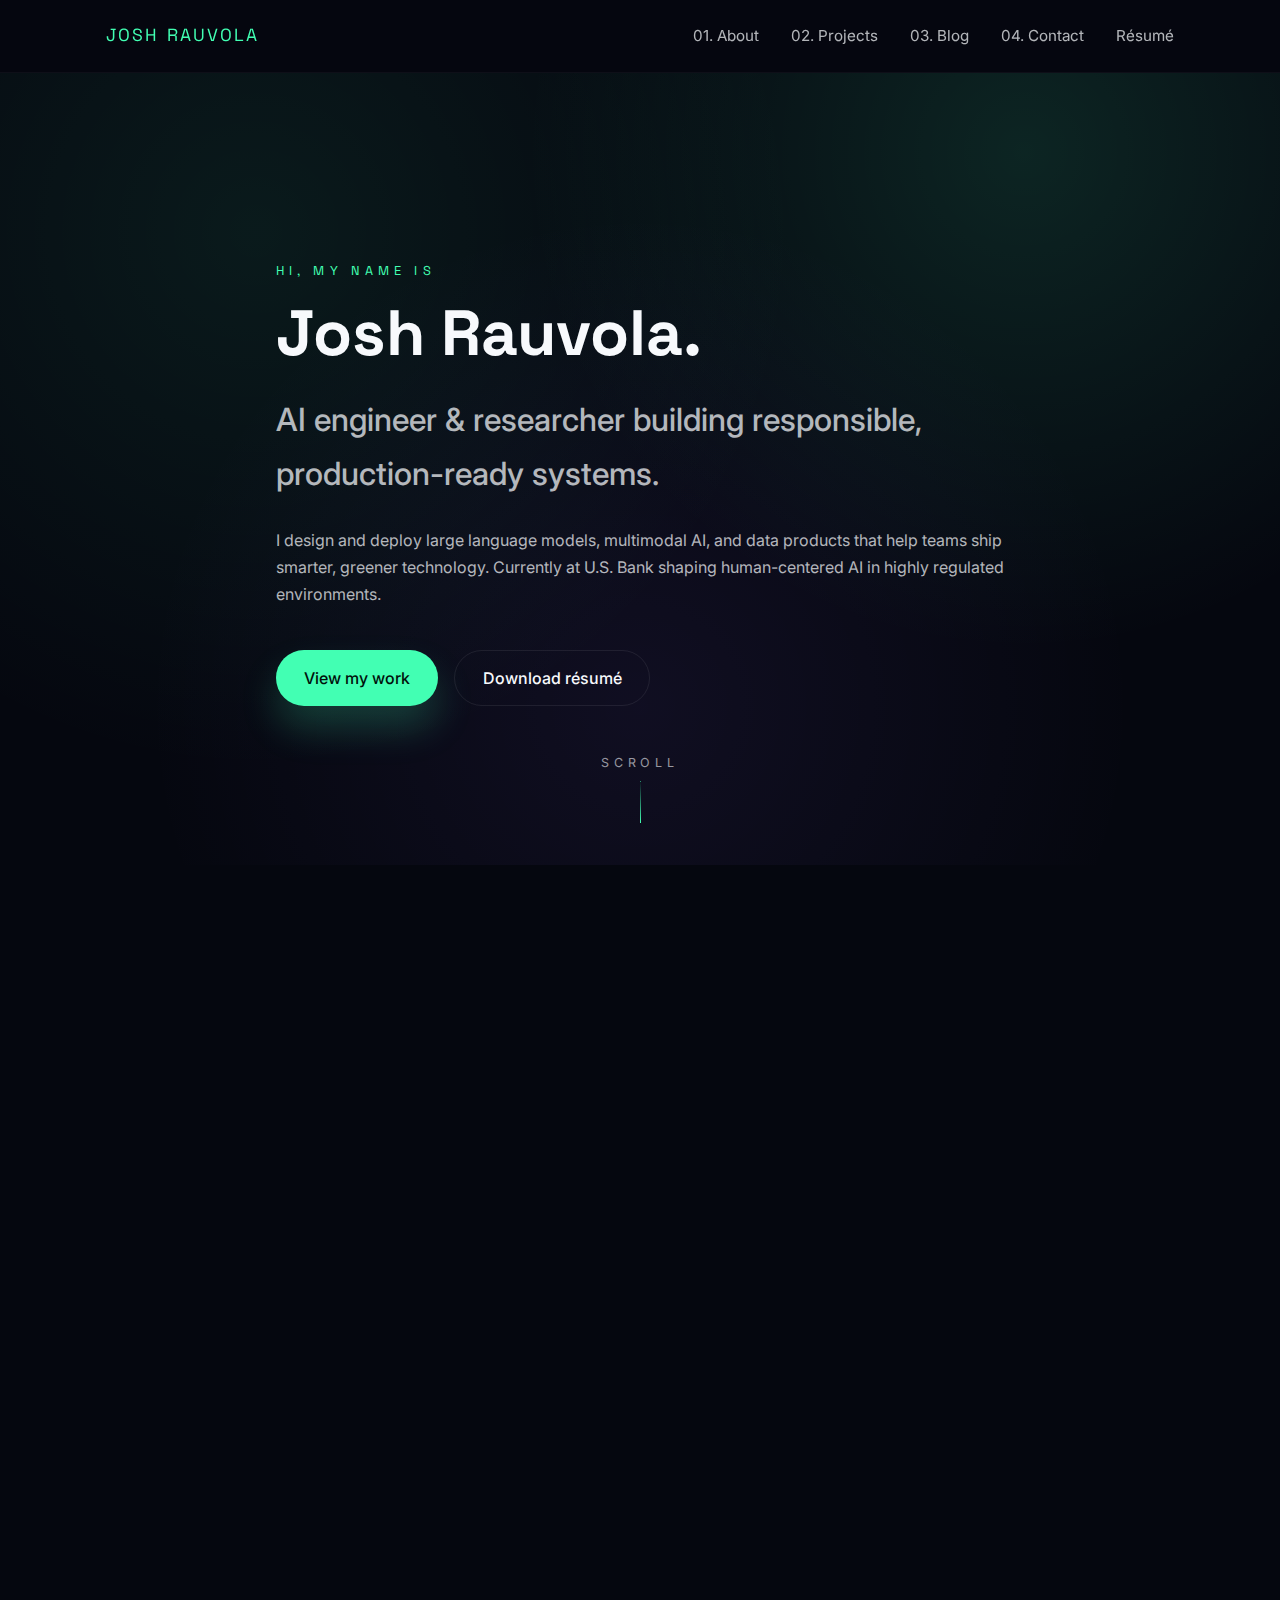
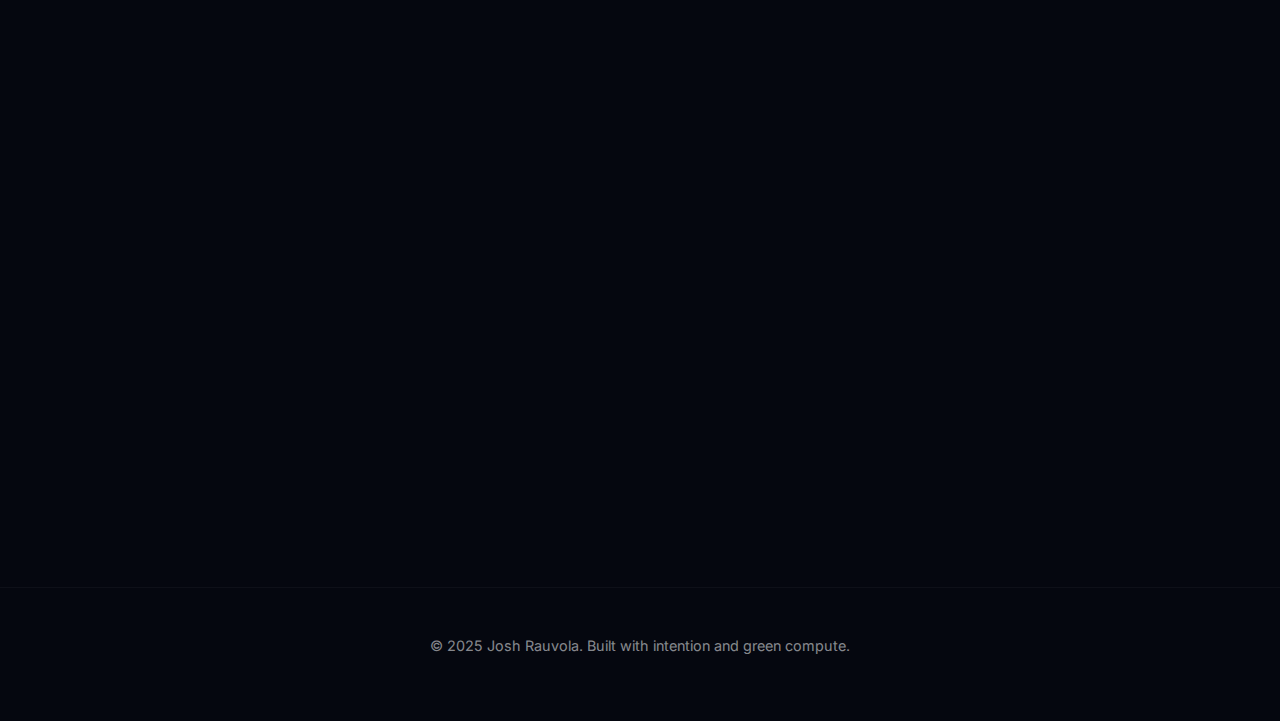
<file: index.html>
<!DOCTYPE html>
<html lang="en">
  <head>
    <meta charset="utf-8" />
    <meta name="viewport" content="width=device-width, initial-scale=1" />
    <title>Josh Rauvola | AI Engineer & Researcher</title>
    <meta
      name="description"
      content="Josh Rauvola is an AI engineer and researcher specializing in large language models, multimodal AI, and ML systems."
    />
    <link rel="preconnect" href="https://fonts.googleapis.com" />
    <link rel="preconnect" href="https://fonts.gstatic.com" crossorigin />
    <link
      href="https://fonts.googleapis.com/css2?family=Inter:wght@300;400;500;600;700&family=Space+Grotesk:wght@500;600&display=swap"
      rel="stylesheet"
    />
    <link rel="stylesheet" href="./styles.css" />
  </head>
  <body>
    <header class="site-header" id="top" data-animate="fade-in slide-down" data-delay="0.1">
      <div class="container">
        <a class="brand" href="#top" data-animate="fade-in slide-down" data-delay="0.15">Josh Rauvola</a>
        <nav class="nav" aria-label="Primary navigation">
          <button
            class="nav__toggle"
            aria-expanded="false"
            aria-controls="primary-navigation"
            data-animate="fade-in slide-down"
            data-delay="0.2"
          >
            <span class="sr-only">Toggle navigation</span>
            <span class="nav__toggle-line"></span>
            <span class="nav__toggle-line"></span>
          </button>
          <ul class="nav__links" id="primary-navigation" aria-hidden="false">
            <li data-animate="fade-in slide-down" data-delay="0.25"><a href="#about">01. About</a></li>
            <li data-animate="fade-in slide-down" data-delay="0.3"><a href="#projects">02. Projects</a></li>
            <li data-animate="fade-in slide-down" data-delay="0.35"><a href="#blog">03. Blog</a></li>
            <li data-animate="fade-in slide-down" data-delay="0.4"><a href="#contact">04. Contact</a></li>
            <li data-animate="fade-in slide-down" data-delay="0.45">
              <a href="media/resume_josh.pdf" target="_blank" rel="noopener">Résumé</a>
            </li>
          </ul>
        </nav>
      </div>
    </header>

    <main>
      <section class="hero" id="hero" data-animate="fade-in" data-delay="0.1">
        <div class="container">
          <p class="eyebrow" data-animate="fade-in slide-up" data-delay="0.2">Hi, my name is</p>
          <h1 class="hero__title" data-animate="fade-in slide-up" data-delay="0.3">Josh Rauvola.</h1>
          <h2 class="hero__subtitle" data-animate="fade-in slide-up" data-delay="0.4">
            AI engineer & researcher building responsible, production-ready systems.
          </h2>
          <p class="hero__description" data-animate="fade-in slide-up" data-delay="0.5">
            I design and deploy large language models, multimodal AI, and data products that help teams ship
            smarter, greener technology. Currently at U.S. Bank shaping human-centered AI in highly regulated
            environments.
          </p>
          <div class="hero__actions" data-animate="fade-in slide-up" data-delay="0.6">
            <a class="btn btn--primary" href="#projects">View my work</a>
            <a class="btn" href="media/resume_josh.pdf" target="_blank" rel="noopener">Download résumé</a>
          </div>
        </div>
        <div class="hero__indicator" data-animate="fade-in bounce" data-delay="0.9">
          <span>Scroll</span>
          <span class="hero__indicator-arrow"></span>
        </div>
      </section>

      <section class="section" id="about" data-animate="fade-in slide-up" data-delay="0.2">
        <div class="container section__inner">
          <div class="section__header" data-animate="fade-in slide-up" data-delay="0.25">
            <h2 class="section__title"><span>01.</span> About</h2>
            <div class="section__line" aria-hidden="true"></div>
          </div>
          <div class="about">
            <div class="about__content" data-animate="fade-in slide-up" data-delay="0.3">
              <p>
                I’m an AI engineer with 4+ years of experience translating cutting-edge research into products
                that scale. I hold a Master’s in Applied Data Science from the University of Chicago and dual B.S.
                degrees in Computer Science and Economics from Cal Poly.
              </p>
              <p>
                At U.S. Bank, I build machine learning solutions ranging from customer analytics and anomaly
                detection to NLP-powered knowledge tools—delivering over $10M in business value across finance and
                healthcare. I specialize in large language models, natural language processing, multimodal fusion,
                and time-series forecasting.
              </p>
              <p>
                Highlights include leading the Fair Developer Score research (under review for ISE 2025), winning
                the UChicago AI Hackathon with a graph neural network project, and developing LIA, a multi-agent AI
                interviewing coach that blends language and vision models.
              </p>
              <p>
                Beyond work, you’ll find me exploring Green AI practices, contributing to open-source, and chasing
                PRs as a former track athlete (4:17 mile).
              </p>
              <ul class="skills" data-animate="fade-in slide-in-left" data-delay="0.35">
                <li data-animate="fade-in slide-in-left" data-delay="0.4">Python</li>
                <li data-animate="fade-in slide-in-left" data-delay="0.45">PyTorch</li>
                <li data-animate="fade-in slide-in-left" data-delay="0.5">Transformers</li>
                <li data-animate="fade-in slide-in-left" data-delay="0.55">LangChain</li>
                <li data-animate="fade-in slide-in-left" data-delay="0.6">Computer Vision</li>
                <li data-animate="fade-in slide-in-left" data-delay="0.65">LLM Ops</li>
                <li data-animate="fade-in slide-in-left" data-delay="0.7">Docker</li>
                <li data-animate="fade-in slide-in-left" data-delay="0.75">SQL</li>
                <li data-animate="fade-in slide-in-left" data-delay="0.8">GNNs</li>
              </ul>
            </div>
            <figure class="about__media" data-animate="fade-in slide-up" data-delay="0.4">
              <img src="assets/headshot.jpeg" alt="Portrait of Josh Rauvola" />
              <figcaption>AI Engineer • Researcher • Runner</figcaption>
            </figure>
          </div>
        </div>
      </section>

      <section class="section" id="projects" data-animate="fade-in slide-up" data-delay="0.2">
        <div class="container section__inner">
          <div class="section__header" data-animate="fade-in slide-up" data-delay="0.25">
            <h2 class="section__title"><span>02.</span> Featured Projects</h2>
            <div class="section__line" aria-hidden="true"></div>
          </div>
          <div class="projects">
            <article class="project-card" data-animate="fade-in slide-up" data-delay="0.3">
              <div class="project-card__meta">Multimodal AI • Product</div>
              <h3 class="project-card__title">LIA – Large Interview Assistant</h3>
              <p class="project-card__description">
                A multi-agent AI interview coach delivering real-time feedback with language and computer vision
                analysis. I led full-stack development and integrated Google Gemini for adaptive question flows.
              </p>
              <div class="project-card__footer">
                <span class="project-card__stack">Python · React · Flask · OpenCV · Gemini</span>
                <a class="link-arrow" href="./blog/lia/">Read the story</a>
              </div>
            </article>

            <article class="project-card" data-animate="fade-in slide-up" data-delay="0.4">
              <div class="project-card__meta">Research • Metrics</div>
              <h3 class="project-card__title">Fair Developer Score</h3>
              <p class="project-card__description">
                A build-adjusted productivity metric that balances developer effort and impact, grounded in commit
                clustering and knowledge graph centrality. Co-authored and led experiments; currently under review
                for ISE 2025.
              </p>
              <div class="project-card__footer">
                <span class="project-card__stack">Python · Git analytics · Statistics</span>
                <a class="link-arrow" href="./blog/fair-developer-score/">Read the research recap</a>
              </div>
            </article>

            <article class="project-card" data-animate="fade-in slide-up" data-delay="0.5">
              <div class="project-card__meta">AI Safety • Efficiency</div>
              <h3 class="project-card__title">ThoughtTrim</h3>
              <p class="project-card__description">
                A chain-of-thought trimming technique that ranks and preserves anchor thoughts to cut 60–90% of tokens
                while maintaining answer accuracy. Built during Apart Research 2025 with Andrew Briand.
              </p>
              <div class="project-card__footer">
                <span class="project-card__stack">Python · NLP · Reinforcement Learning</span>
                <a class="link-arrow" href="./blog/thoughttrim/">Dive into the approach</a>
              </div>
            </article>
          </div>
        </div>
      </section>

      <section class="section" id="blog" data-animate="fade-in slide-up" data-delay="0.2">
        <div class="container section__inner">
          <div class="section__header" data-animate="fade-in slide-up" data-delay="0.25">
            <h2 class="section__title"><span>03.</span> Journal</h2>
            <div class="section__line" aria-hidden="true"></div>
          </div>
          <div class="blog">
            <article class="blog-card" data-animate="fade-in slide-up" data-delay="0.3">
              <span class="blog-card__date">September 2025</span>
              <h3 class="blog-card__title">
                <a href="./blog/thoughttrim/">ThoughtTrim: Anchor-Driven RL Modification</a>
              </h3>
              <p class="blog-card__excerpt">
                How trimming low-influence steps in an LLM’s reasoning can recover efficiency, interpretability, and
                safer agentic behaviors.
              </p>
              <a class="link-arrow" href="./blog/thoughttrim/">Read post</a>
            </article>

            <article class="blog-card" data-animate="fade-in slide-up" data-delay="0.35">
              <span class="blog-card__date">August 2025</span>
              <h3 class="blog-card__title">
                <a href="./blog/fair-developer-score/">Fair Developer Score: Build-Adjusted Measurement</a>
              </h3>
              <p class="blog-card__excerpt">
                Designing a productivity metric that celebrates meaningful engineering impact instead of noisy commit
                counts.
              </p>
              <a class="link-arrow" href="./blog/fair-developer-score/">Read post</a>
            </article>

            <article class="blog-card" data-animate="fade-in slide-up" data-delay="0.4">
              <span class="blog-card__date">January 2025</span>
              <h3 class="blog-card__title">
                <a href="./blog/lia/">LiA: Large Interview Assistant</a>
              </h3>
              <p class="blog-card__excerpt">
                AI-powered interview preparation with multi-agent LLMs delivering tailored questions and real-time coaching.
              </p>
              <a class="link-arrow" href="./blog/lia/">Read post</a>
            </article>
          </div>
          <div class="blog__fullpapers" data-animate="fade-in slide-up" data-delay="0.45">
            <h3>Download the full papers</h3>
            <ul>
              <li>
                <a href="media/thought_trim/ThoughtTrim__Anchor_Driven_RL_modification.pdf" target="_blank" rel="noopener"
                  >ThoughtTrim: Anchor-Driven RL Modification (PDF)</a
                >
              </li>
              <li>
                <a href="media/fair_developer_score/Fair_Developer_Score.pdf" target="_blank" rel="noopener"
                  >Fair Developer Score: Build-Adjusted Measurement (PDF)</a
                >
              </li>
            </ul>
          </div>
        </div>
      </section>

      <section class="section section--contact" id="contact" data-animate="fade-in slide-up" data-delay="0.2">
        <div class="container section__inner">
          <div class="section__header" data-animate="fade-in slide-up" data-delay="0.25">
            <h2 class="section__title"><span>04.</span> Contact</h2>
            <div class="section__line" aria-hidden="true"></div>
          </div>
          <div class="contact">
            <div class="contact__copy" data-animate="fade-in slide-up" data-delay="0.3">
              <h3>Let’s collaborate.</h3>
              <p>
                Let's talk! I'm always open to discussing AI, new opportunities, or even running and green tech. Whether you have a question or just want to say hi, feel free to drop a message. I'll do my best to get back to you!
              </p>
              <ul class="contact__links">
                <li data-animate="fade-in slide-up" data-delay="0.35">
                  <a href="mailto:jrauvola@gmail.com" class="link-arrow">Email me</a>
                </li>
                <li data-animate="fade-in slide-up" data-delay="0.4">
                  <a href="https://github.com/jrauvola" target="_blank" rel="noopener" class="link-arrow"
                    >GitHub</a
                  >
                </li>
                <li data-animate="fade-in slide-up" data-delay="0.45">
                  <a href="https://www.linkedin.com/in/josh-rauvola/" target="_blank" rel="noopener" class="link-arrow"
                    >LinkedIn</a
                  >
                </li>
                <li data-animate="fade-in slide-up" data-delay="0.5">
                  <a href="https://twitter.com/joshrav21" target="_blank" rel="noopener" class="link-arrow"
                    >Twitter</a
                  >
                </li>
              </ul>
            </div>
            <form
              class="contact__form"
              action="https://formspree.io/f/myznjqbn"
              method="POST"
              aria-label="Contact form"
              data-animate="fade-in slide-up"
              data-delay="0.35"
              data-formspree="contact"
            >
              <div class="form-field">
                <label for="name">Name</label>
                <input type="text" id="name" name="name" required />
              </div>
              <div class="form-field">
                <label for="email">Email</label>
                <input type="email" id="email" name="email" required />
              </div>
              <div class="form-field">
                <label for="message">Message</label>
                <textarea id="message" name="message" rows="5" required></textarea>
              </div>
              <button class="btn btn--primary" type="submit">Send message</button>
              <p class="form-footnote">
                Prefer newsletters? <a href="https://jrauvola.substack.com" target="_blank" rel="noopener">Subscribe on Substack</a>.
              </p>
              <p class="form-status" role="status" aria-live="polite"></p>
            </form>
          </div>
        </div>
      </section>
    </main>

    <footer class="site-footer">
      <div class="container">
        <p>© 2025 Josh Rauvola. Built with intention and green compute.</p>
      </div>
    </footer>

    <script src="./script.js" defer></script>
  </body>
</html>
</file>
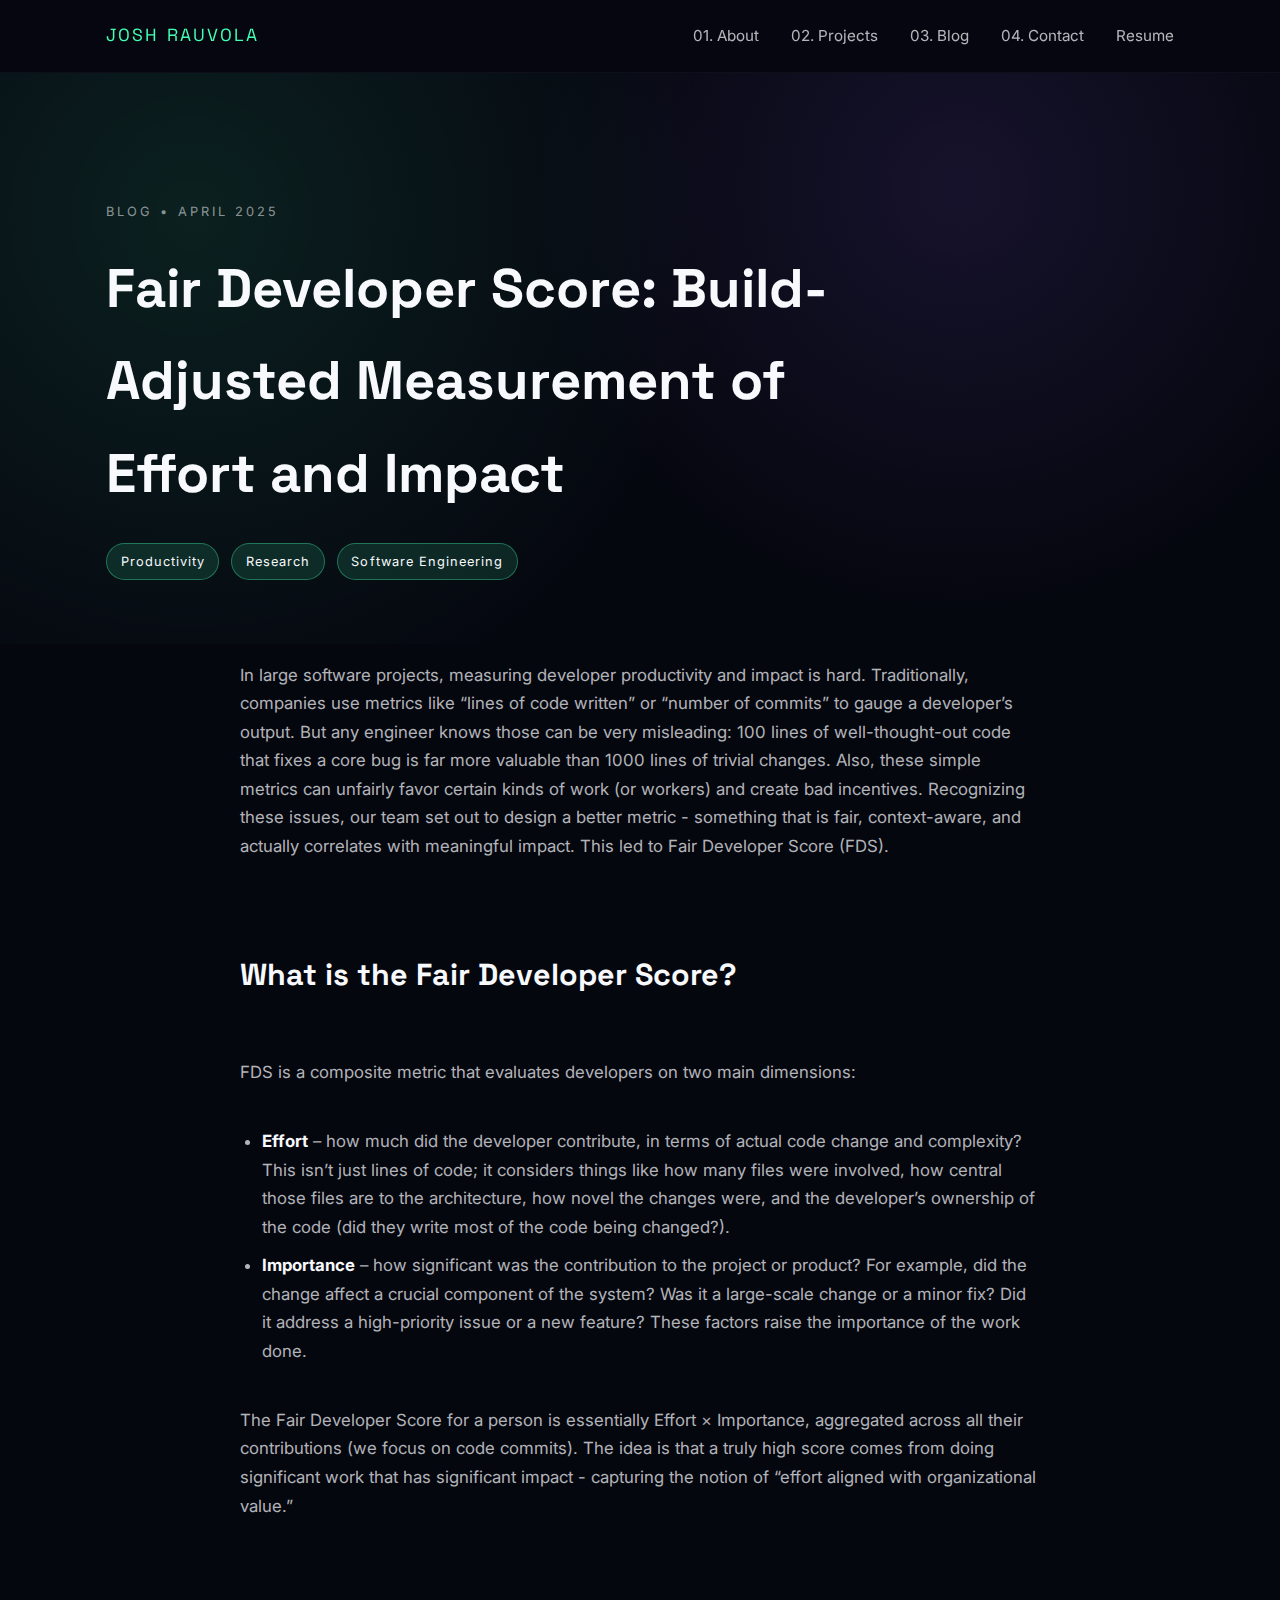
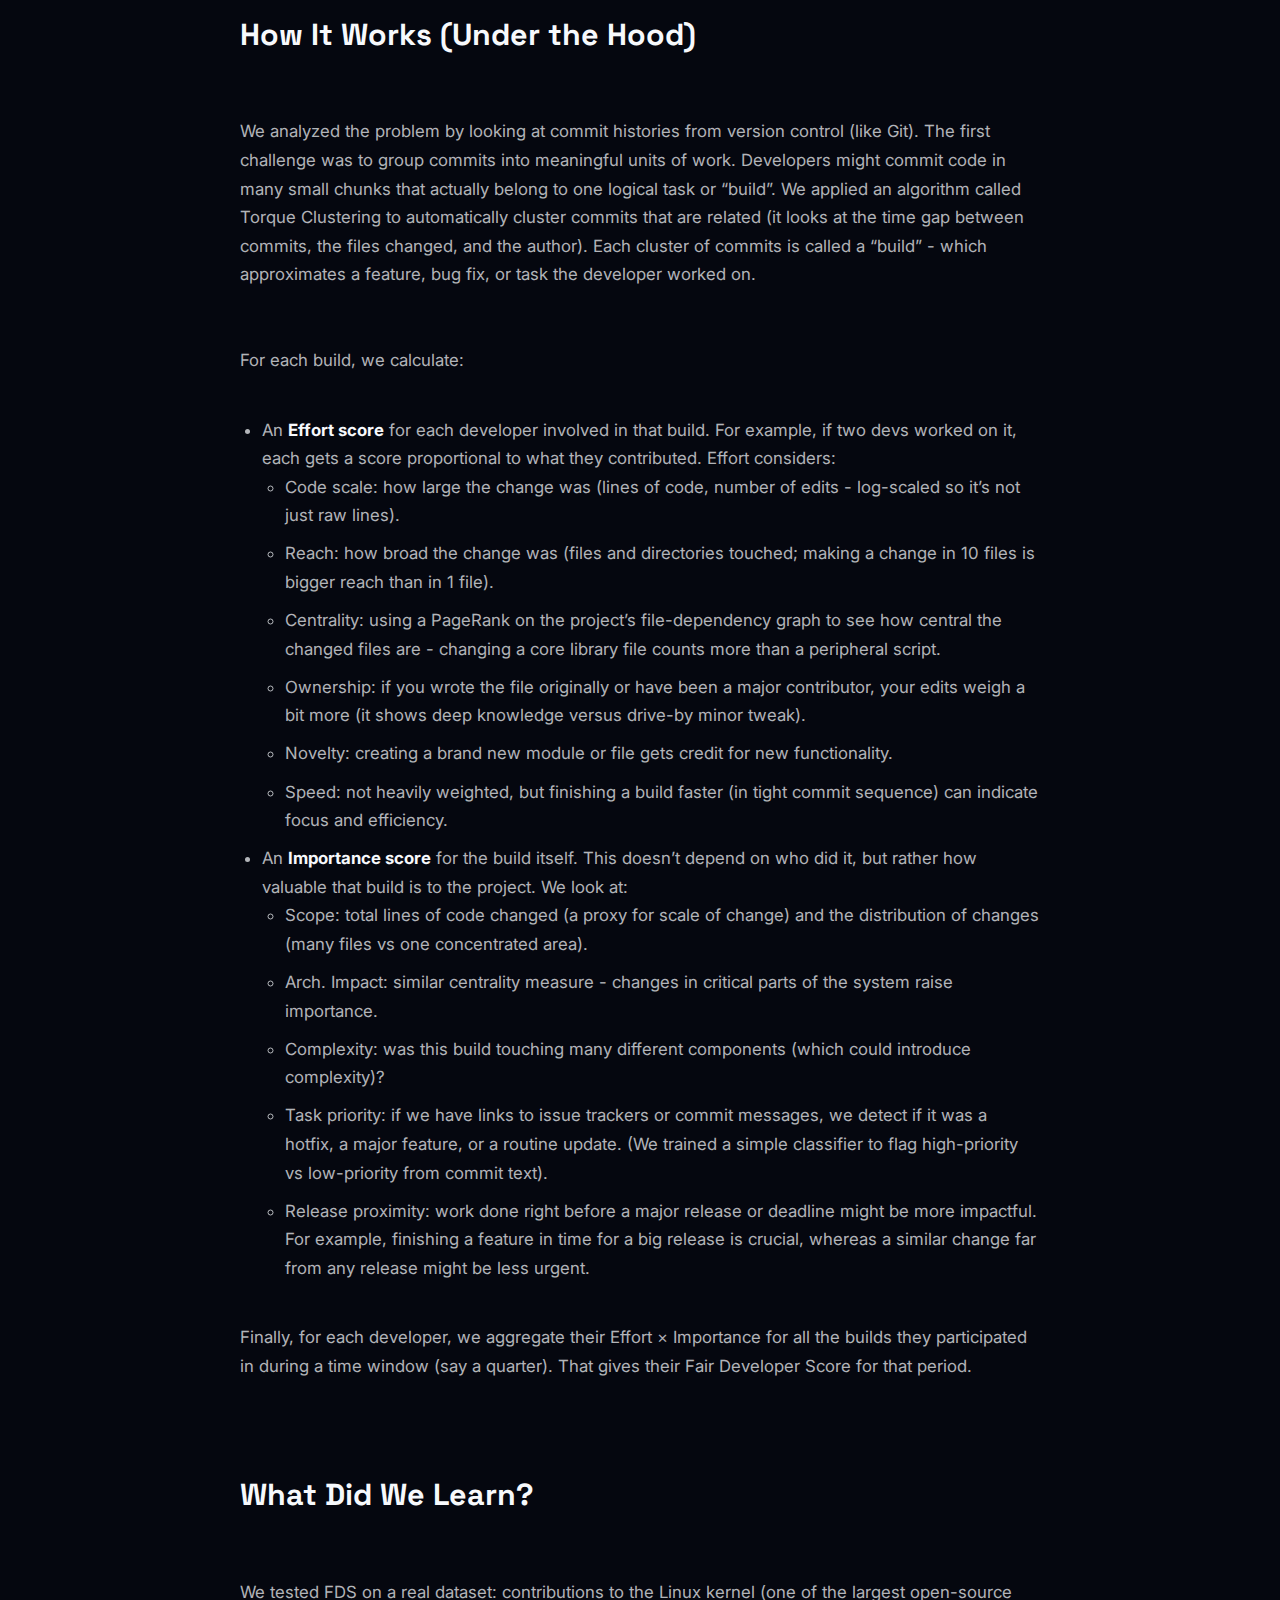
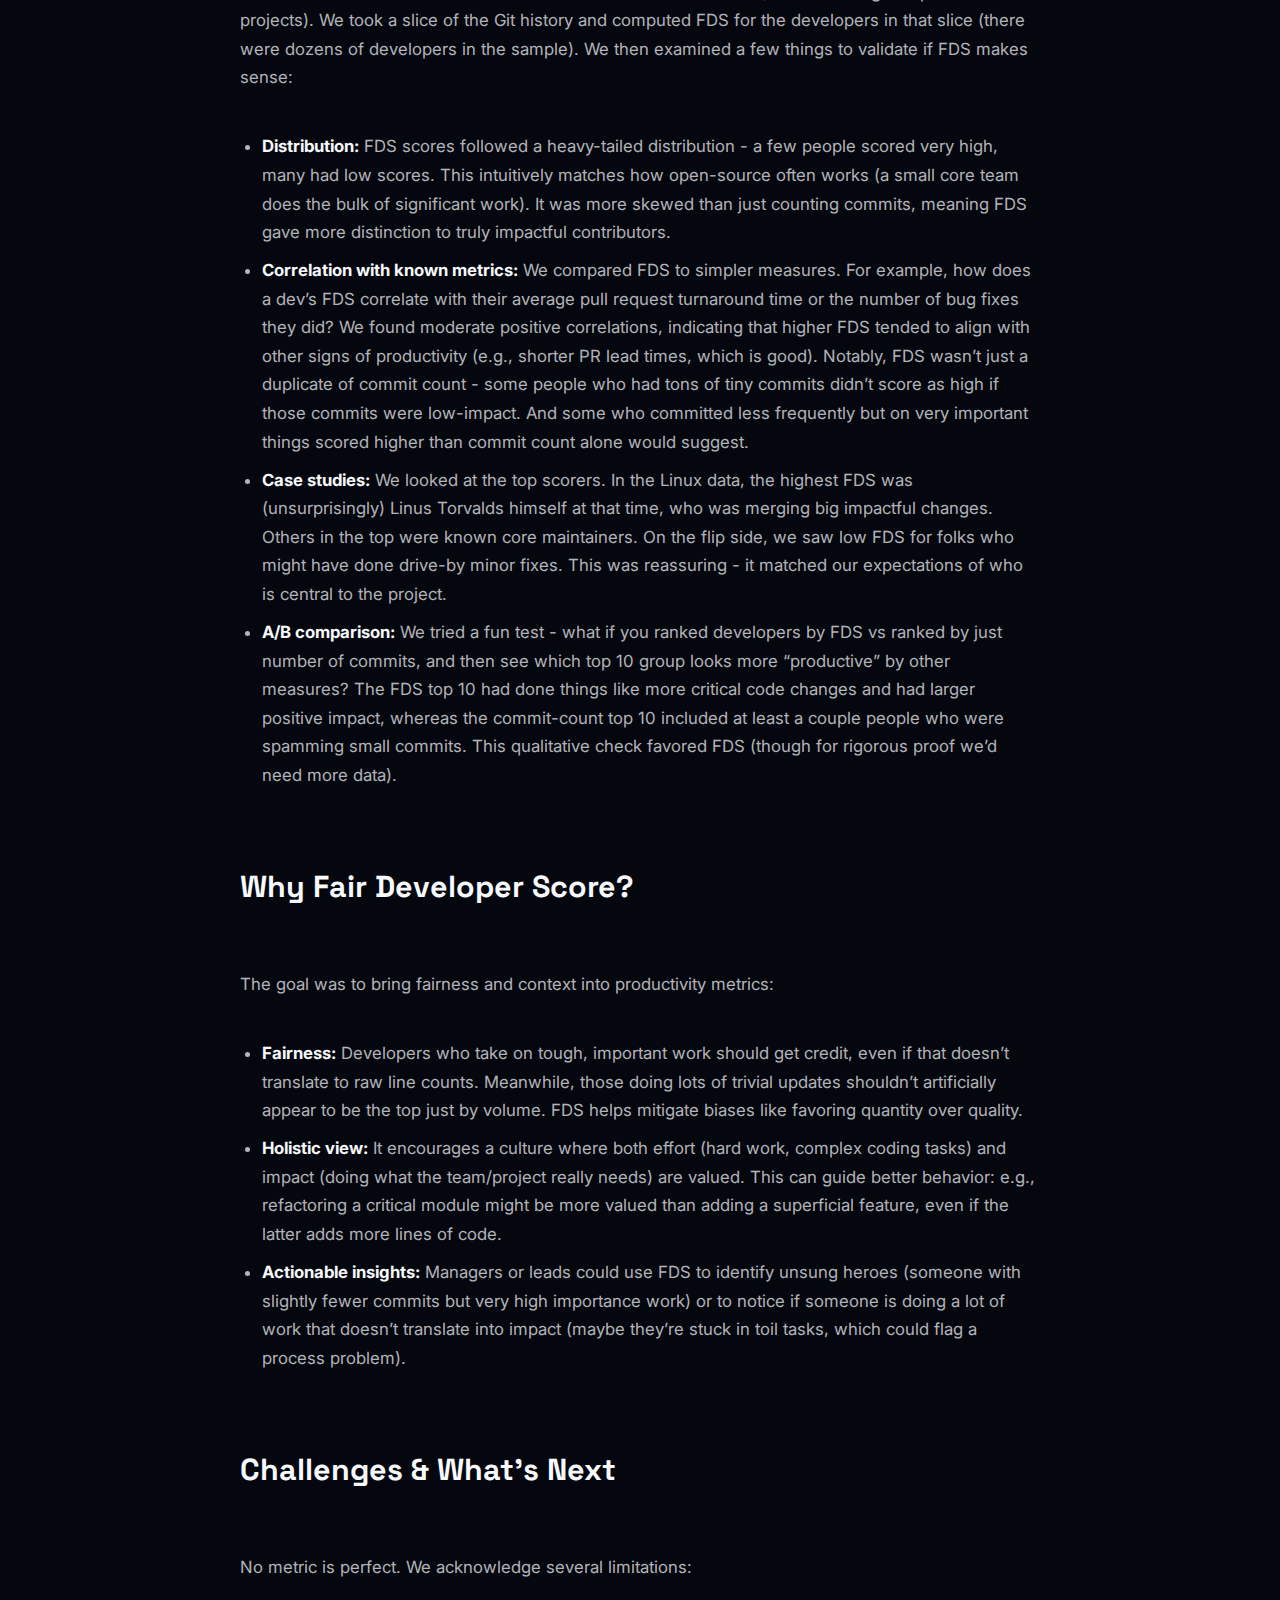
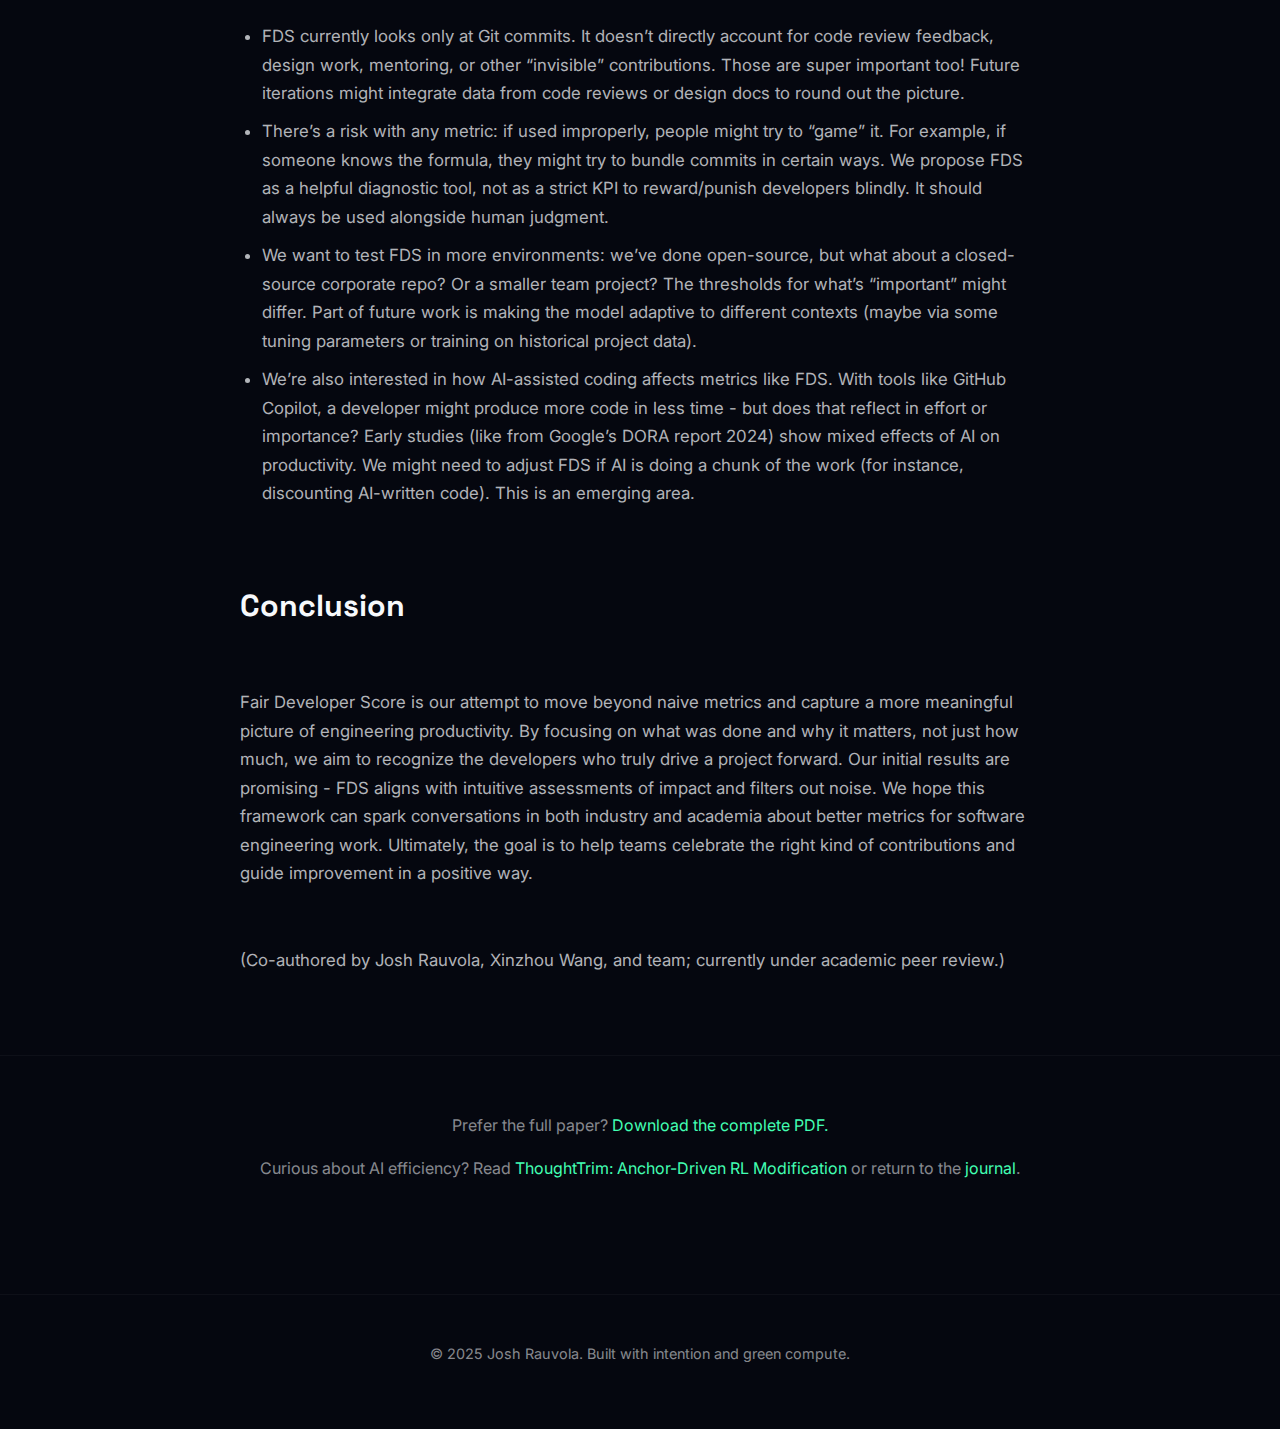
<file: blog/fair-developer-score/index.html>
<!DOCTYPE html>
<html lang="en">
  <head>
    <meta charset="utf-8" />
    <meta name="viewport" content="width=device-width, initial-scale=1" />
    <title>Fair Developer Score: Build-Adjusted Measurement | Josh Rauvola</title>
    <meta
      name="description"
      content="Fair Developer Score (FDS) balances developer effort and impact to measure meaningful engineering productivity."
    />
    <link rel="preconnect" href="https://fonts.googleapis.com" />
    <link rel="preconnect" href="https://fonts.gstatic.com" crossorigin />
    <link
      href="https://fonts.googleapis.com/css2?family=Inter:wght@300;400;500;600;700&family=Space+Grotesk:wght@500;600&display=swap"
      rel="stylesheet"
    />
    <link rel="stylesheet" href="/styles.css" />
  </head>
  <body>
    <header class="site-header" id="top">
      <div class="container">
        <a class="brand" href="/#top" data-animate="fade-in slide-down" data-delay="0.15">Josh Rauvola</a>
        <nav class="nav" aria-label="Primary navigation">
          <button
            class="nav__toggle"
            aria-expanded="false"
            aria-controls="primary-navigation"
            data-animate="fade-in slide-down"
            data-delay="0.2"
          >
            <span class="sr-only">Toggle navigation</span>
            <span class="nav__toggle-line"></span>
            <span class="nav__toggle-line"></span>
          </button>
          <ul class="nav__links" id="primary-navigation" aria-hidden="true">
            <li data-animate="fade-in slide-down" data-delay="0.25"><a href="/#about">01. About</a></li>
            <li data-animate="fade-in slide-down" data-delay="0.3"><a href="/#projects">02. Projects</a></li>
            <li data-animate="fade-in slide-down" data-delay="0.35"><a href="/#blog">03. Blog</a></li>
            <li data-animate="fade-in slide-down" data-delay="0.4"><a href="/#contact">04. Contact</a></li>
            <li data-animate="fade-in slide-down" data-delay="0.45">
              <a href="/media/resume_josh.pdf" target="_blank" rel="noopener">Resume</a>
            </li>
          </ul>
        </nav>
      </div>
    </header>

    <main>
      <header class="post-header">
        <div class="container">
          <div class="post-header__meta">Blog • April 2025</div>
          <h1 class="post-header__title">Fair Developer Score: Build-Adjusted Measurement of Effort and Impact</h1>
          <div class="post-header__tags">
            <span class="post-tag">Productivity</span>
            <span class="post-tag">Research</span>
            <span class="post-tag">Software Engineering</span>
          </div>
        </div>
      </header>

      <article class="post-body">
        <div class="post-content">
          <p>
            In large software projects, measuring developer productivity and impact is hard. Traditionally, companies use
            metrics like “lines of code written” or “number of commits” to gauge a developer’s output. But any engineer knows
            those can be very misleading: 100 lines of well-thought-out code that fixes a core bug is far more valuable than
            1000 lines of trivial changes. Also, these simple metrics can unfairly favor certain kinds of work (or workers)
            and create bad incentives. Recognizing these issues, our team set out to design a better metric - something that
            is fair, context-aware, and actually correlates with meaningful impact. This led to Fair Developer Score (FDS).
          </p>

          <h2>What is the Fair Developer Score?</h2>
          <p>FDS is a composite metric that evaluates developers on two main dimensions:</p>
          <ul>
            <li>
              <strong>Effort</strong> – how much did the developer contribute, in terms of actual code change and complexity?
              This isn’t just lines of code; it considers things like how many files were involved, how central those files
              are to the architecture, how novel the changes were, and the developer’s ownership of the code (did they write
              most of the code being changed?).
            </li>
            <li>
              <strong>Importance</strong> – how significant was the contribution to the project or product? For example, did
              the change affect a crucial component of the system? Was it a large-scale change or a minor fix? Did it address
              a high-priority issue or a new feature? These factors raise the importance of the work done.
            </li>
          </ul>
          <p>
            The Fair Developer Score for a person is essentially Effort × Importance, aggregated across all their contributions
            (we focus on code commits). The idea is that a truly high score comes from doing significant work that has
            significant impact - capturing the notion of “effort aligned with organizational value.”
          </p>

          <h2>How It Works (Under the Hood)</h2>
          <p>
            We analyzed the problem by looking at commit histories from version control (like Git). The first challenge was to
            group commits into meaningful units of work. Developers might commit code in many small chunks that actually belong
            to one logical task or “build”. We applied an algorithm called Torque Clustering to automatically cluster commits
            that are related (it looks at the time gap between commits, the files changed, and the author). Each cluster of
            commits is called a “build” - which approximates a feature, bug fix, or task the developer worked on.
          </p>
          <p>For each build, we calculate:</p>
          <ul>
            <li>
              An <strong>Effort score</strong> for each developer involved in that build. For example, if two devs worked on it,
              each gets a score proportional to what they contributed. Effort considers:
              <ul>
                <li>Code scale: how large the change was (lines of code, number of edits - log-scaled so it’s not just raw lines).</li>
                <li>Reach: how broad the change was (files and directories touched; making a change in 10 files is bigger reach than in 1 file).</li>
                <li>Centrality: using a PageRank on the project’s file-dependency graph to see how central the changed files are - changing a core library file counts more than a peripheral script.</li>
                <li>Ownership: if you wrote the file originally or have been a major contributor, your edits weigh a bit more (it shows deep knowledge versus drive-by minor tweak).</li>
                <li>Novelty: creating a brand new module or file gets credit for new functionality.</li>
                <li>Speed: not heavily weighted, but finishing a build faster (in tight commit sequence) can indicate focus and efficiency.</li>
              </ul>
            </li>
            <li>
              An <strong>Importance score</strong> for the build itself. This doesn’t depend on who did it, but rather how valuable
              that build is to the project. We look at:
              <ul>
                <li>Scope: total lines of code changed (a proxy for scale of change) and the distribution of changes (many files vs one concentrated area).</li>
                <li>Arch. Impact: similar centrality measure - changes in critical parts of the system raise importance.</li>
                <li>Complexity: was this build touching many different components (which could introduce complexity)?</li>
                <li>Task priority: if we have links to issue trackers or commit messages, we detect if it was a hotfix, a major feature, or a routine update. (We trained a simple classifier to flag high-priority vs low-priority from commit text).</li>
                <li>Release proximity: work done right before a major release or deadline might be more impactful. For example, finishing a feature in time for a big release is crucial, whereas a similar change far from any release might be less urgent.</li>
              </ul>
            </li>
          </ul>
          <p>
            Finally, for each developer, we aggregate their Effort × Importance for all the builds they participated in during a
            time window (say a quarter). That gives their Fair Developer Score for that period.
          </p>

          <h2>What Did We Learn?</h2>
          <p>
            We tested FDS on a real dataset: contributions to the Linux kernel (one of the largest open-source projects). We took
            a slice of the Git history and computed FDS for the developers in that slice (there were dozens of developers in the
            sample). We then examined a few things to validate if FDS makes sense:
          </p>
          <ul>
            <li>
              <strong>Distribution:</strong> FDS scores followed a heavy-tailed distribution - a few people scored very high, many
              had low scores. This intuitively matches how open-source often works (a small core team does the bulk of significant
              work). It was more skewed than just counting commits, meaning FDS gave more distinction to truly impactful
              contributors.
            </li>
            <li>
              <strong>Correlation with known metrics:</strong> We compared FDS to simpler measures. For example, how does a dev’s FDS
              correlate with their average pull request turnaround time or the number of bug fixes they did? We found moderate
              positive correlations, indicating that higher FDS tended to align with other signs of productivity (e.g., shorter PR
              lead times, which is good). Notably, FDS wasn’t just a duplicate of commit count - some people who had tons of tiny
              commits didn’t score as high if those commits were low-impact. And some who committed less frequently but on very
              important things scored higher than commit count alone would suggest.
            </li>
            <li>
              <strong>Case studies:</strong> We looked at the top scorers. In the Linux data, the highest FDS was (unsurprisingly)
              Linus Torvalds himself at that time, who was merging big impactful changes. Others in the top were known core
              maintainers. On the flip side, we saw low FDS for folks who might have done drive-by minor fixes. This was reassuring -
              it matched our expectations of who is central to the project.
            </li>
            <li>
              <strong>A/B comparison:</strong> We tried a fun test - what if you ranked developers by FDS vs ranked by just number of
              commits, and then see which top 10 group looks more “productive” by other measures? The FDS top 10 had done things like
              more critical code changes and had larger positive impact, whereas the commit-count top 10 included at least a couple
              people who were spamming small commits. This qualitative check favored FDS (though for rigorous proof we’d need more
              data).
            </li>
          </ul>

          <h2>Why Fair Developer Score?</h2>
          <p>The goal was to bring fairness and context into productivity metrics:</p>
          <ul>
            <li>
              <strong>Fairness:</strong> Developers who take on tough, important work should get credit, even if that doesn’t
              translate to raw line counts. Meanwhile, those doing lots of trivial updates shouldn’t artificially appear to be the
              top just by volume. FDS helps mitigate biases like favoring quantity over quality.
            </li>
            <li>
              <strong>Holistic view:</strong> It encourages a culture where both effort (hard work, complex coding tasks) and impact
              (doing what the team/project really needs) are valued. This can guide better behavior: e.g., refactoring a critical
              module might be more valued than adding a superficial feature, even if the latter adds more lines of code.
            </li>
            <li>
              <strong>Actionable insights:</strong> Managers or leads could use FDS to identify unsung heroes (someone with slightly
              fewer commits but very high importance work) or to notice if someone is doing a lot of work that doesn’t translate into
              impact (maybe they’re stuck in toil tasks, which could flag a process problem).
            </li>
          </ul>

          <h2>Challenges & What’s Next</h2>
          <p>No metric is perfect. We acknowledge several limitations:</p>
          <ul>
            <li>
              FDS currently looks only at Git commits. It doesn’t directly account for code review feedback, design work, mentoring,
              or other “invisible” contributions. Those are super important too! Future iterations might integrate data from code
              reviews or design docs to round out the picture.
            </li>
            <li>
              There’s a risk with any metric: if used improperly, people might try to “game” it. For example, if someone knows the
              formula, they might try to bundle commits in certain ways. We propose FDS as a helpful diagnostic tool, not as a strict
              KPI to reward/punish developers blindly. It should always be used alongside human judgment.
            </li>
            <li>
              We want to test FDS in more environments: we’ve done open-source, but what about a closed-source corporate repo? Or a
              smaller team project? The thresholds for what’s “important” might differ. Part of future work is making the model
              adaptive to different contexts (maybe via some tuning parameters or training on historical project data).
            </li>
            <li>
              We’re also interested in how AI-assisted coding affects metrics like FDS. With tools like GitHub Copilot, a developer
              might produce more code in less time - but does that reflect in effort or importance? Early studies (like from Google’s
              DORA report 2024) show mixed effects of AI on productivity. We might need to adjust FDS if AI is doing a chunk of the
              work (for instance, discounting AI-written code). This is an emerging area.
            </li>
          </ul>

          <h2>Conclusion</h2>
          <p>
            Fair Developer Score is our attempt to move beyond naive metrics and capture a more meaningful picture of engineering
            productivity. By focusing on what was done and why it matters, not just how much, we aim to recognize the developers who
            truly drive a project forward. Our initial results are promising - FDS aligns with intuitive assessments of impact and
            filters out noise. We hope this framework can spark conversations in both industry and academia about better metrics for
            software engineering work. Ultimately, the goal is to help teams celebrate the right kind of contributions and guide
            improvement in a positive way.
          </p>
          <p>
            (Co-authored by Josh Rauvola, Xinzhou Wang, and team; currently under academic peer review.)
          </p>
        </div>

        <div class="post-footer">
          <p>
            Prefer the full paper? <a href="/media/fair_developer_score/Fair_Developer_Score.pdf" target="_blank" rel="noopener">Download the complete PDF.</a>
          </p>
          <p>
            Curious about AI efficiency? Read
            <a href="/blog/thoughttrim/">ThoughtTrim: Anchor-Driven RL Modification</a> or return to the
            <a href="/#blog">journal</a>.
          </p>
        </div>
      </article>
    </main>

    <footer class="site-footer">
      <div class="container">
        <p>© 2025 Josh Rauvola. Built with intention and green compute.</p>
      </div>
    </footer>

    <script src="/script.js" defer></script>
  </body>
</html>
</file>
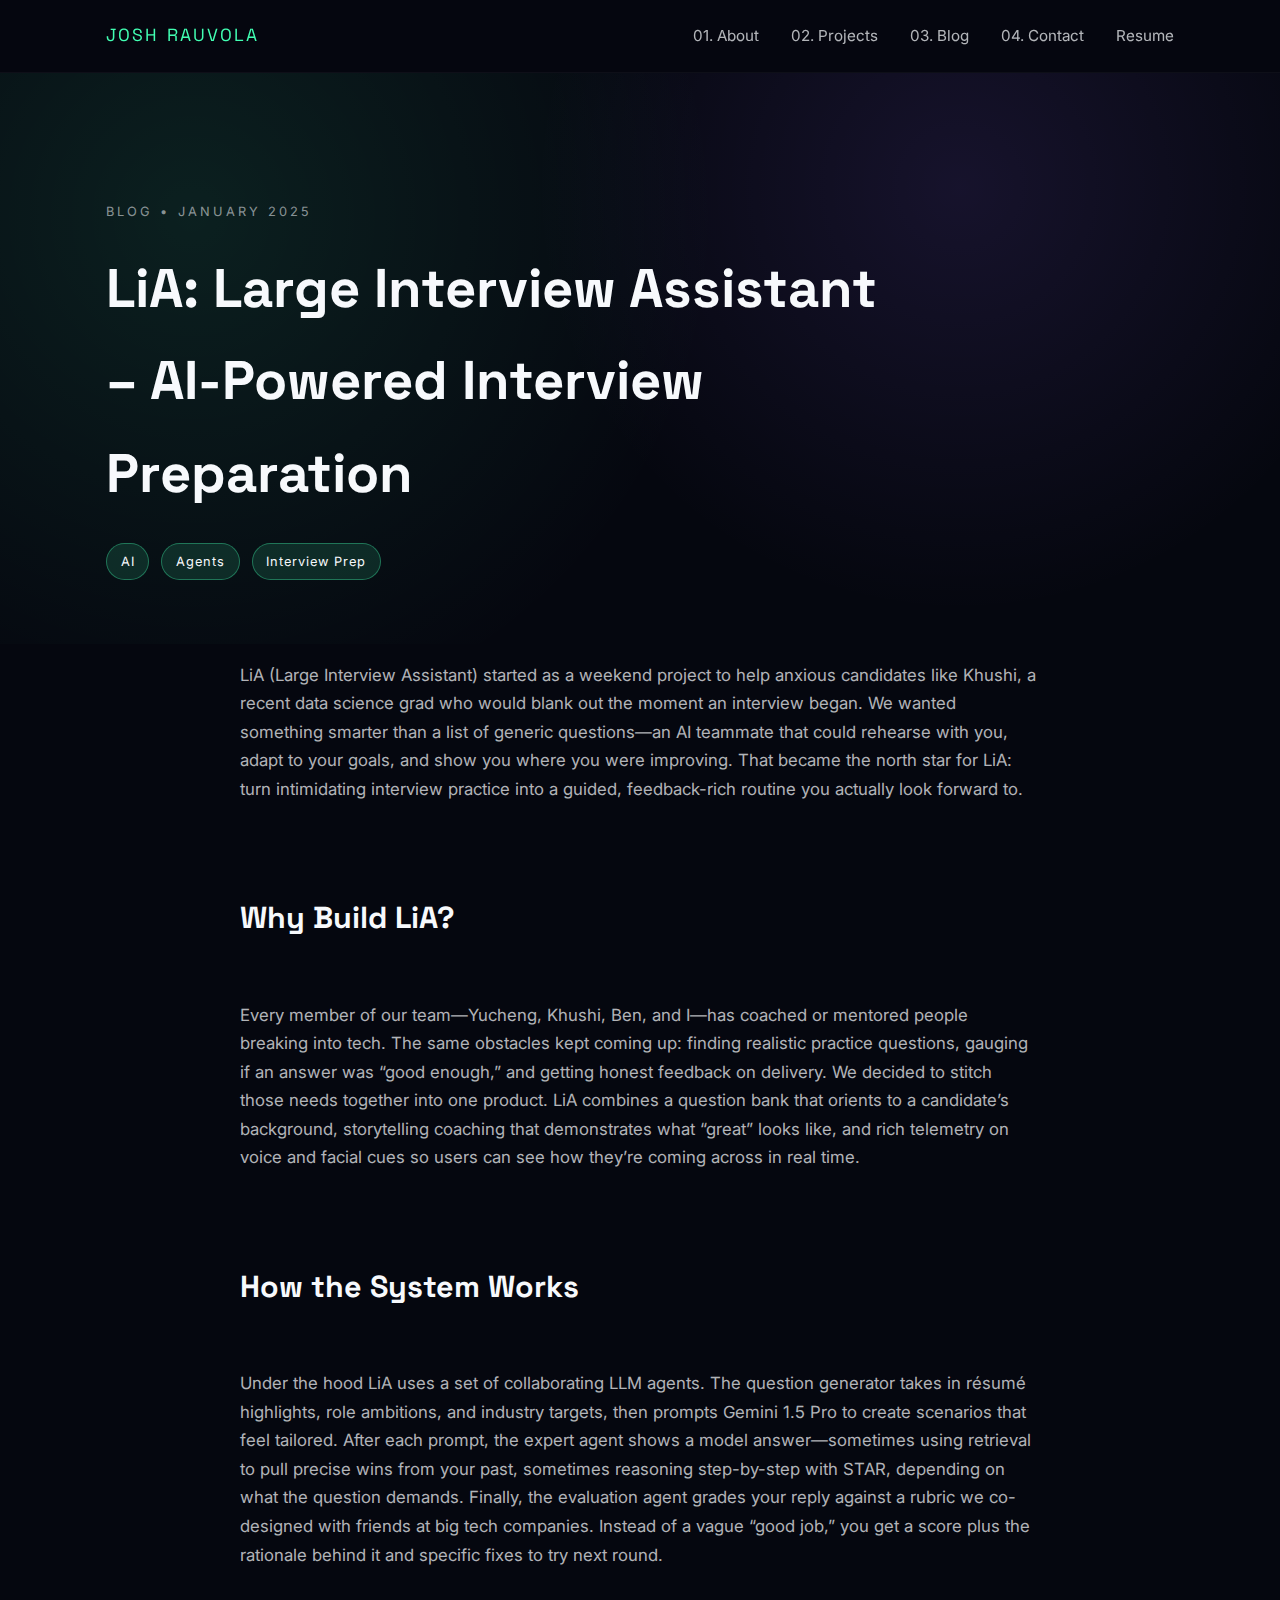
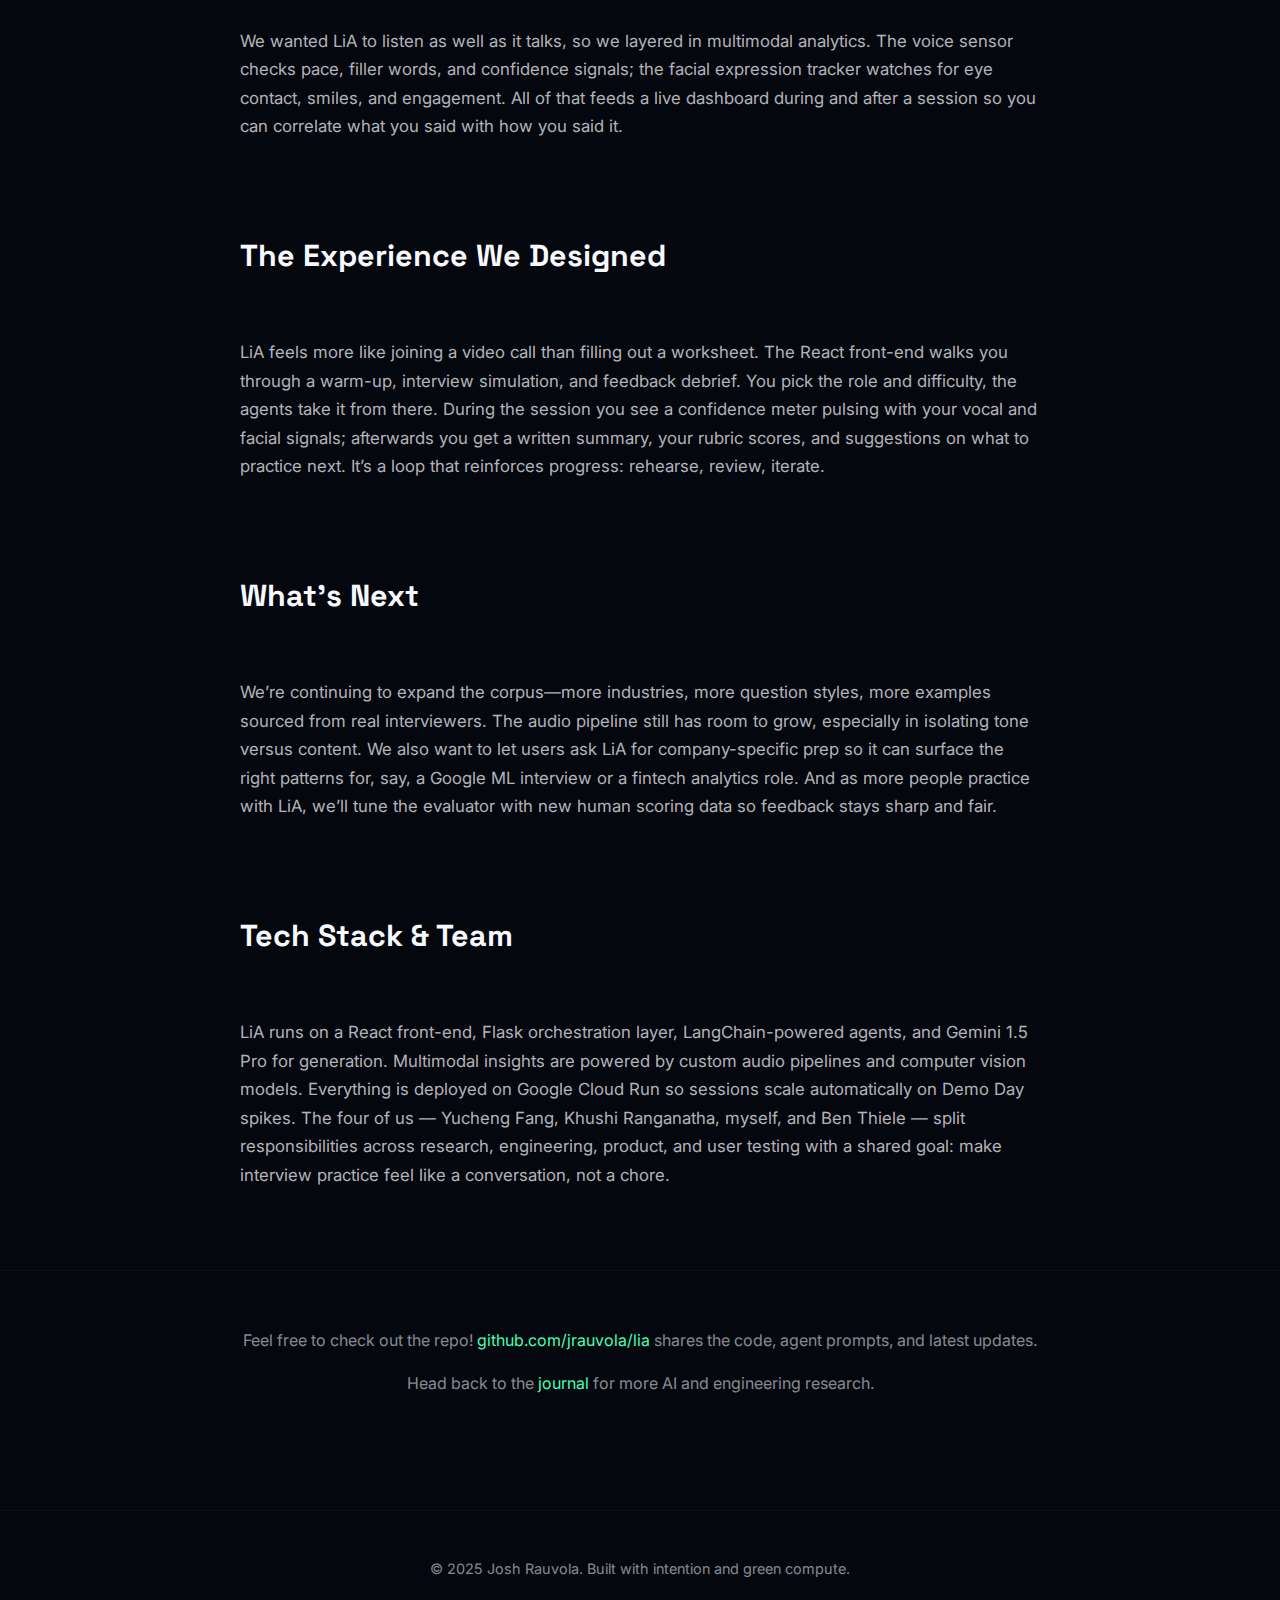
<file: blog/lia/index.html>
<!DOCTYPE html>
<html lang="en">
  <head>
    <meta charset="utf-8" />
    <meta name="viewport" content="width=device-width, initial-scale=1" />
    <title>LiA: Large Interview Assistant | Josh Rauvola</title>
    <meta
      name="description"
      content="LiA is an AI-powered interview preparation platform that combines LLM agents, real-time analytics, and multimodal feedback to strengthen candidate confidence."
    />
    <link rel="preconnect" href="https://fonts.googleapis.com" />
    <link rel="preconnect" href="https://fonts.gstatic.com" crossorigin />
    <link
      href="https://fonts.googleapis.com/css2?family=Inter:wght@300;400;500;600;700&family=Space+Grotesk:wght@500;600&display=swap"
      rel="stylesheet"
    />
    <link rel="stylesheet" href="../../styles.css" />
  </head>
  <body>
    <header class="site-header" id="top">
      <div class="container">
        <a class="brand" href="../../#top">Josh Rauvola</a>
        <nav class="nav" aria-label="Primary navigation">
          <button class="nav__toggle" aria-expanded="false" aria-controls="primary-navigation">
            <span class="sr-only">Toggle navigation</span>
            <span class="nav__toggle-line"></span>
            <span class="nav__toggle-line"></span>
          </button>
          <ul class="nav__links" id="primary-navigation" aria-hidden="true">
            <li><a href="../../#about">01. About</a></li>
            <li><a href="../../#projects">02. Projects</a></li>
            <li><a href="../../#blog">03. Blog</a></li>
            <li><a href="../../#contact">04. Contact</a></li>
            <li><a href="../../media/resume_josh.pdf" target="_blank" rel="noopener">Resume</a></li>
          </ul>
        </nav>
      </div>
    </header>

    <main>
      <header class="post-header">
        <div class="container">
          <div class="post-header__meta">Blog • January 2025</div>
          <h1 class="post-header__title">LiA: Large Interview Assistant – AI-Powered Interview Preparation</h1>
          <div class="post-header__tags">
            <span class="post-tag">AI</span>
            <span class="post-tag">Agents</span>
            <span class="post-tag">Interview Prep</span>
          </div>
        </div>
      </header>

      <article class="post-body">
        <div class="post-content">
          <p>
            LiA (Large Interview Assistant) started as a weekend project to help anxious candidates like Khushi, a recent
            data science grad who would blank out the moment an interview began. We wanted something smarter than a list of
            generic questions—an AI teammate that could rehearse with you, adapt to your goals, and show you where you were
            improving. That became the north star for LiA: turn intimidating interview practice into a guided, feedback-rich
            routine you actually look forward to.
          </p>

          <h2>Why Build LiA?</h2>
          <p>
            Every member of our team—Yucheng, Khushi, Ben, and I—has coached or mentored people breaking into tech. The same
            obstacles kept coming up: finding realistic practice questions, gauging if an answer was “good enough,” and
            getting honest feedback on delivery. We decided to stitch those needs together into one product. LiA combines a
            question bank that orients to a candidate’s background, storytelling coaching that demonstrates what “great” looks
            like, and rich telemetry on voice and facial cues so users can see how they’re coming across in real time.
          </p>

          <h2>How the System Works</h2>
          <p>
            Under the hood LiA uses a set of collaborating LLM agents. The question generator takes in résumé highlights,
            role ambitions, and industry targets, then prompts Gemini 1.5 Pro to create scenarios that feel tailored. After
            each prompt, the expert agent shows a model answer—sometimes using retrieval to pull precise wins from your
            past, sometimes reasoning step-by-step with STAR, depending on what the question demands. Finally, the evaluation
            agent grades your reply against a rubric we co-designed with friends at big tech companies. Instead of a vague
            “good job,” you get a score plus the rationale behind it and specific fixes to try next round.
          </p>

          <p>
            We wanted LiA to listen as well as it talks, so we layered in multimodal analytics. The voice sensor checks pace,
            filler words, and confidence signals; the facial expression tracker watches for eye contact, smiles, and
            engagement. All of that feeds a live dashboard during and after a session so you can correlate what you said with
            how you said it.
          </p>

          <h2>The Experience We Designed</h2>
          <p>
            LiA feels more like joining a video call than filling out a worksheet. The React front-end walks you through a
            warm-up, interview simulation, and feedback debrief. You pick the role and difficulty, the agents take it from
            there. During the session you see a confidence meter pulsing with your vocal and facial signals; afterwards you
            get a written summary, your rubric scores, and suggestions on what to practice next. It’s a loop that reinforces
            progress: rehearse, review, iterate.
          </p>

          <h2>What’s Next</h2>
          <p>
            We’re continuing to expand the corpus—more industries, more question styles, more examples sourced from real
            interviewers. The audio pipeline still has room to grow, especially in isolating tone versus content. We also want
            to let users ask LiA for company-specific prep so it can surface the right patterns for, say, a Google ML
            interview or a fintech analytics role. And as more people practice with LiA, we’ll tune the evaluator with new
            human scoring data so feedback stays sharp and fair.
          </p>

          <h2>Tech Stack & Team</h2>
          <p>
            LiA runs on a React front-end, Flask orchestration layer, LangChain-powered agents, and Gemini 1.5 Pro for
            generation. Multimodal insights are powered by custom audio pipelines and computer vision models. Everything is
            deployed on Google Cloud Run so sessions scale automatically on Demo Day spikes. The four of us — Yucheng Fang,
            Khushi Ranganatha, myself, and Ben Thiele — split responsibilities across research, engineering, product, and user
            testing with a shared goal: make interview practice feel like a conversation, not a chore.
          </p>
        </div>

        <div class="post-footer">
          <p>
            Feel free to check out the repo! <a href="https://github.com/jrauvola/lia" target="_blank" rel="noopener">github.com/jrauvola/lia</a>
            shares the code, agent prompts, and latest updates.
          </p>
          <p>
            Head back to the <a href="../../#blog">journal</a> for more AI and engineering research.
          </p>
        </div>
      </article>
    </main>

    <footer class="site-footer">
      <div class="container">
        <p>© 2025 Josh Rauvola. Built with intention and green compute.</p>
      </div>
    </footer>

    <script src="../../script.js" defer></script>
  </body>
</html>
</file>
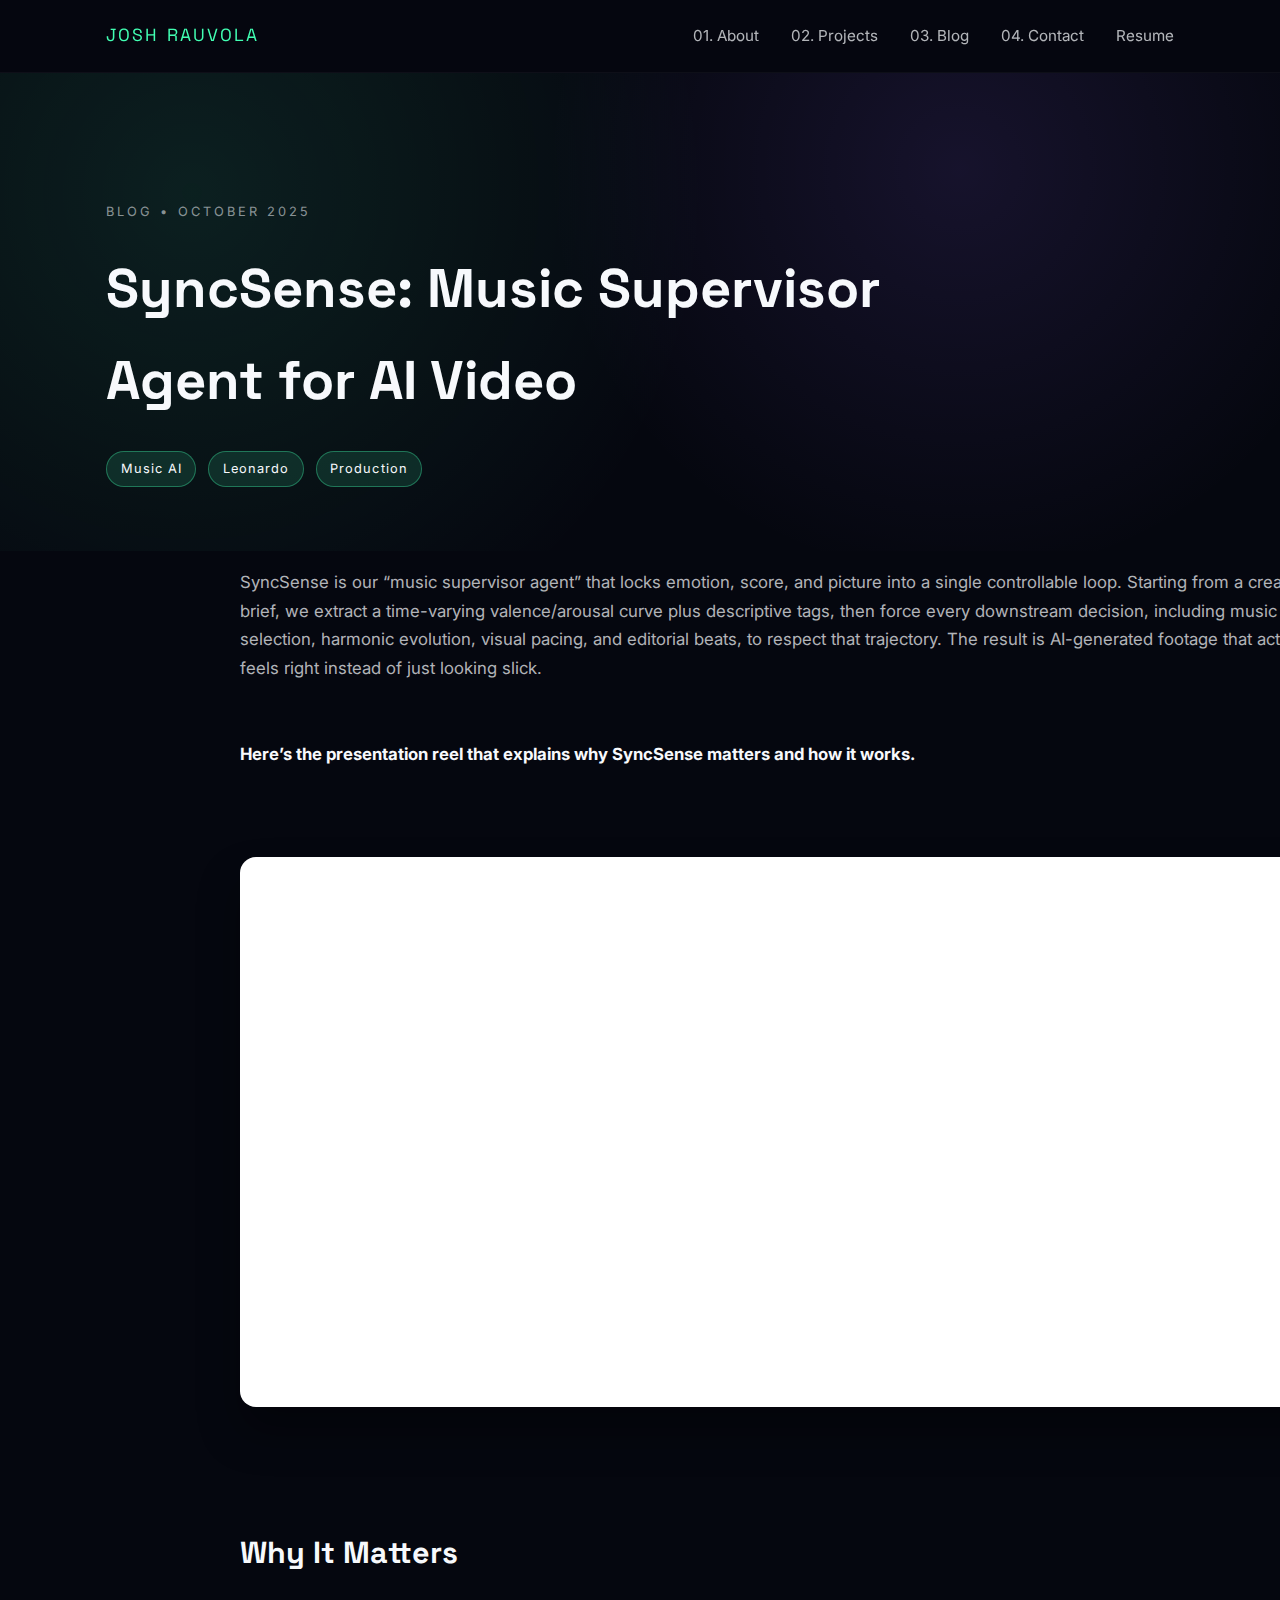
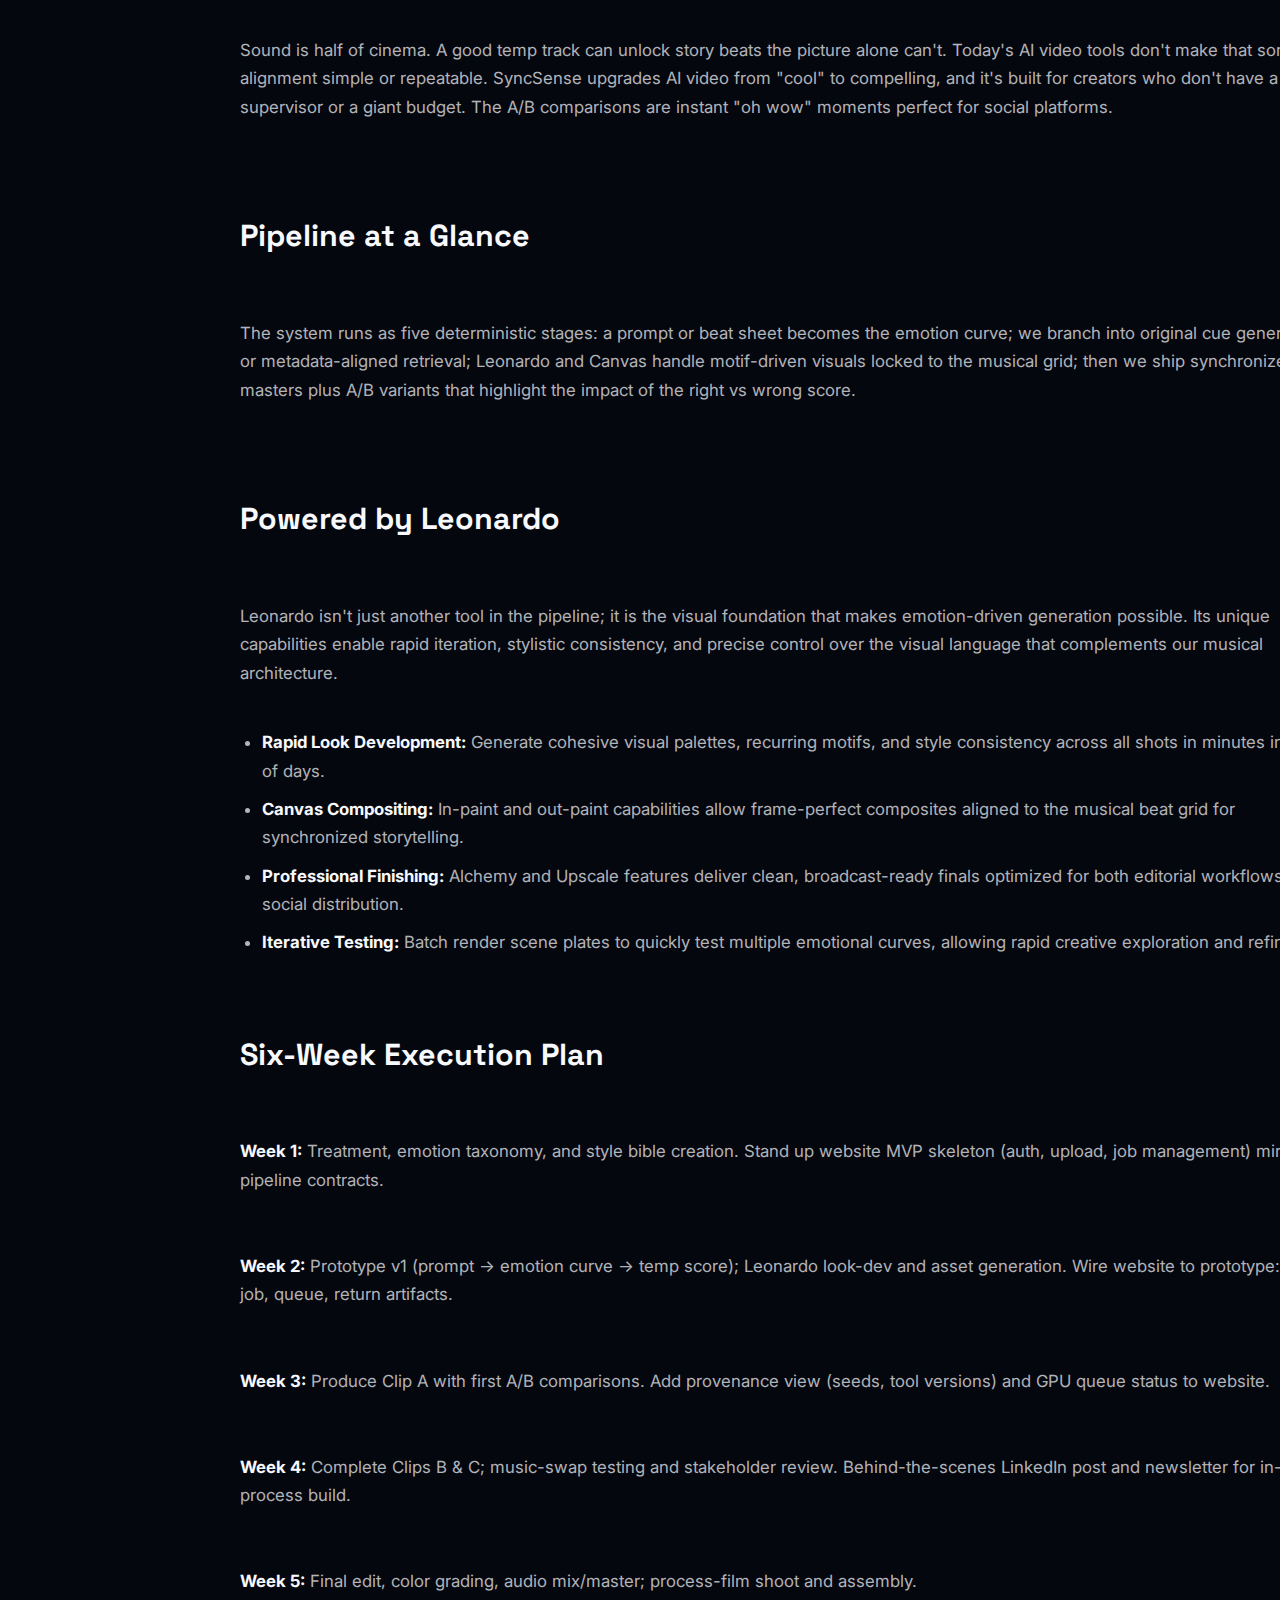
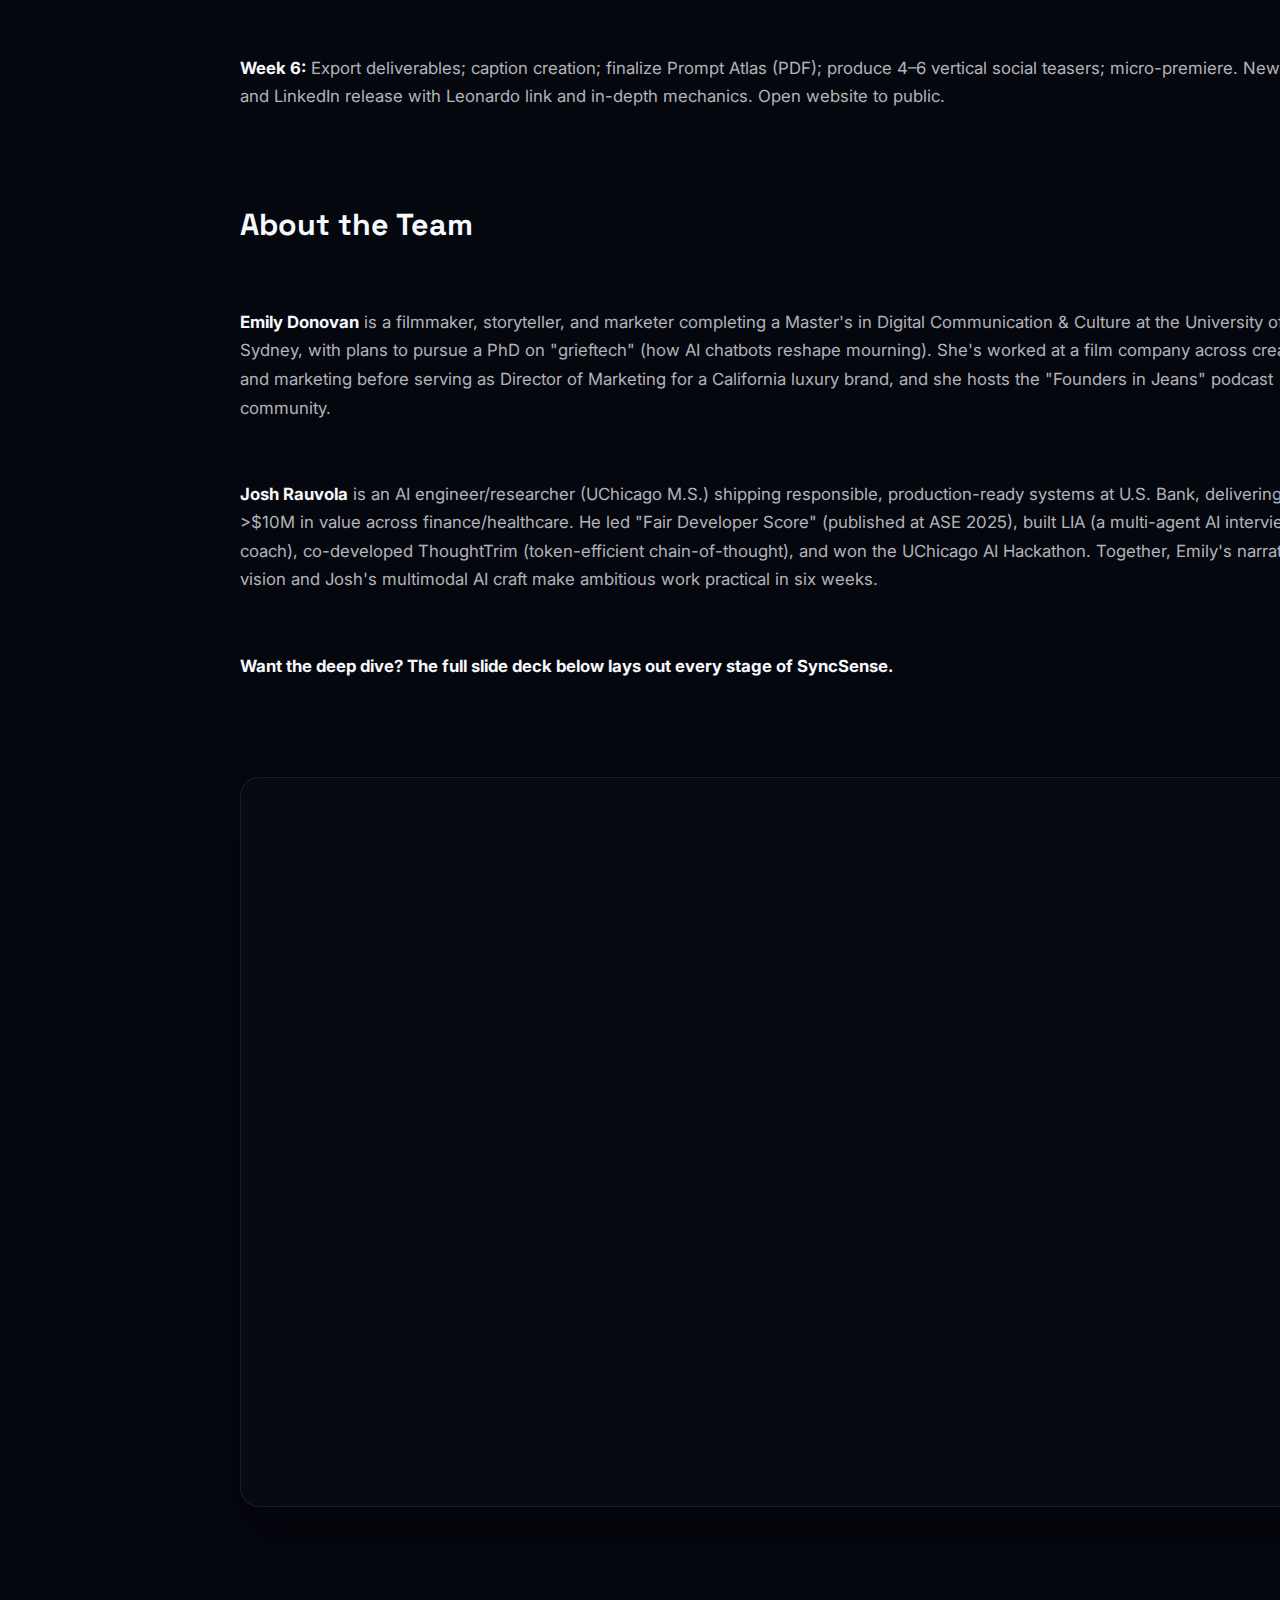
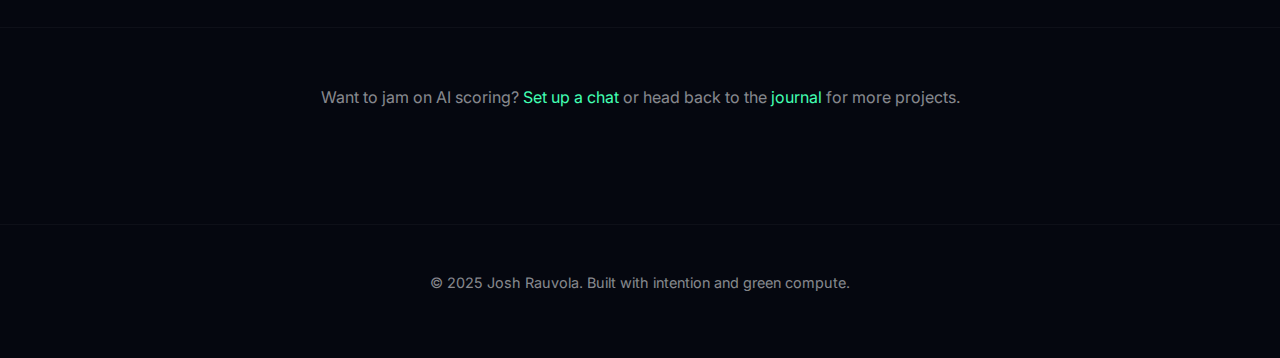
<file: blog/syncsense/index.html>
<!DOCTYPE html>
<html lang="en">
  <head>
    <meta charset="utf-8" />
    <meta name="viewport" content="width=device-width, initial-scale=1" />
    <title>SyncSense: Music Supervisor Agent | Josh Rauvola</title>
    <meta
      name="description"
      content="SyncSense is a closed-loop music supervisor agent that binds emotion, score, and visuals across the creative pipeline."
    />
    <link rel="preconnect" href="https://fonts.googleapis.com" />
    <link rel="preconnect" href="https://fonts.gstatic.com" crossorigin />
    <link
      href="https://fonts.googleapis.com/css2?family=Inter:wght@300;400;500;600;700&family=Space+Grotesk:wght@500;600&display=swap"
      rel="stylesheet"
    />
    <link rel="stylesheet" href="../../styles.css" />
  </head>
  <body>
    <header class="site-header" id="top">
      <div class="container">
        <a class="brand" href="../../#top">Josh Rauvola</a>
        <nav class="nav" aria-label="Primary navigation">
          <button class="nav__toggle" aria-expanded="false" aria-controls="primary-navigation">
            <span class="sr-only">Toggle navigation</span>
            <span class="nav__toggle-line"></span>
            <span class="nav__toggle-line"></span>
          </button>
          <ul class="nav__links" id="primary-navigation" aria-hidden="true">
            <li><a href="../../#about">01. About</a></li>
            <li><a href="../../#projects">02. Projects</a></li>
            <li><a href="../../#blog">03. Blog</a></li>
            <li><a href="../../#contact">04. Contact</a></li>
            <li><a href="../../media/resume_josh.pdf" target="_blank" rel="noopener">Resume</a></li>
          </ul>
        </nav>
      </div>
    </header>

    <main>
      <header class="post-header">
        <div class="container">
          <div class="post-header__meta">Blog • October 2025</div>
          <h1 class="post-header__title">SyncSense: Music Supervisor Agent for AI Video</h1>
          <div class="post-header__tags">
            <span class="post-tag">Music AI</span>
            <span class="post-tag">Leonardo</span>
            <span class="post-tag">Production</span>
          </div>
        </div>
      </header>

      <article class="post-body">
        <div class="post-content">
          <p>
            SyncSense is our “music supervisor agent” that locks emotion, score, and picture into a single controllable
            loop. Starting from a creative brief, we extract a time-varying valence/arousal curve plus descriptive tags,
            then force every downstream decision, including music selection, harmonic evolution, visual pacing, and editorial beats,
            to respect that trajectory. The result is AI-generated footage that actually feels right instead of just looking
            slick.
          </p>

          <p><strong>Here’s the presentation reel that explains why SyncSense matters and how it works.</strong></p>
          <div class="video-embed">
            <iframe
              src="https://www.youtube.com/embed/RAUeKvrGmRo"
              title="SyncSense Presentation"
              frameborder="0"
              allow="accelerometer; autoplay; clipboard-write; encrypted-media; gyroscope; picture-in-picture"
              allowfullscreen
            ></iframe>
          </div>

          <h2>Why It Matters</h2>
          <p>
            Sound is half of cinema. A good temp track can unlock story beats the picture alone can't. Today's AI video tools 
            don't make that sonic alignment simple or repeatable. SyncSense upgrades AI video from "cool" to compelling, and it's 
            built for creators who don't have a music supervisor or a giant budget. The A/B comparisons are instant "oh wow" moments 
            perfect for social platforms.
          </p>

          <h2>Pipeline at a Glance</h2>
          <p>
            The system runs as five deterministic stages: a prompt or beat sheet becomes the emotion curve; we branch into
            original cue generation or metadata-aligned retrieval; Leonardo and Canvas handle motif-driven visuals locked to
            the musical grid; then we ship synchronized masters plus A/B variants that highlight the impact of the right vs
            wrong score.
          </p>

          <h2>Powered by Leonardo</h2>
          <p>
            Leonardo isn't just another tool in the pipeline; it is the visual foundation that makes emotion-driven generation 
            possible. Its unique capabilities enable rapid iteration, stylistic consistency, and precise control over the visual 
            language that complements our musical architecture.
          </p>
          <ul>
            <li>
              <strong>Rapid Look Development:</strong> Generate cohesive visual palettes, recurring motifs, and style consistency 
              across all shots in minutes instead of days.
            </li>
            <li>
              <strong>Canvas Compositing:</strong> In-paint and out-paint capabilities allow frame-perfect composites aligned to 
              the musical beat grid for synchronized storytelling.
            </li>
            <li>
              <strong>Professional Finishing:</strong> Alchemy and Upscale features deliver clean, broadcast-ready finals optimized 
              for both editorial workflows and social distribution.
            </li>
            <li>
              <strong>Iterative Testing:</strong> Batch render scene plates to quickly test multiple emotional curves, allowing 
              rapid creative exploration and refinement.
            </li>
          </ul>

          <h2>Six-Week Execution Plan</h2>
          <p>
            <strong>Week 1:</strong> Treatment, emotion taxonomy, and style bible creation. Stand up website MVP skeleton 
            (auth, upload, job management) mirroring pipeline contracts.
          </p>
          <p>
            <strong>Week 2:</strong> Prototype v1 (prompt → emotion curve → temp score); Leonardo look-dev and asset generation. 
            Wire website to prototype: submit job, queue, return artifacts.
          </p>
          <p>
            <strong>Week 3:</strong> Produce Clip A with first A/B comparisons. Add provenance view (seeds, tool versions) and 
            GPU queue status to website.
          </p>
          <p>
            <strong>Week 4:</strong> Complete Clips B & C; music-swap testing and stakeholder review. Behind-the-scenes LinkedIn 
            post and newsletter for in-process build.
          </p>
          <p>
            <strong>Week 5:</strong> Final edit, color grading, audio mix/master; process-film shoot and assembly.
          </p>
          <p>
            <strong>Week 6:</strong> Export deliverables; caption creation; finalize Prompt Atlas (PDF); produce 4–6 vertical 
            social teasers; micro-premiere. Newsletter and LinkedIn release with Leonardo link and in-depth mechanics. Open 
            website to public.
          </p>

          <h2>About the Team</h2>
          <p>
            <strong>Emily Donovan</strong> is a filmmaker, storyteller, and marketer completing a Master's in Digital Communication 
            & Culture at the University of Sydney, with plans to pursue a PhD on "grieftech" (how AI chatbots reshape mourning). 
            She's worked at a film company across creative and marketing before serving as Director of Marketing for a California 
            luxury brand, and she hosts the "Founders in Jeans" podcast community.
          </p>
          <p>
            <strong>Josh Rauvola</strong> is an AI engineer/researcher (UChicago M.S.) shipping responsible, production-ready 
            systems at U.S. Bank, delivering >$10M in value across finance/healthcare. He led "Fair Developer Score" (published at 
            ASE 2025), built LIA (a multi-agent AI interview coach), co-developed ThoughtTrim (token-efficient chain-of-thought), 
            and won the UChicago AI Hackathon. Together, Emily's narrative vision and Josh's multimodal AI craft make ambitious 
            work practical in six weeks.
          </p>

          <p><strong>Want the deep dive? The full slide deck below lays out every stage of SyncSense.</strong></p>
          <div class="document-embed">
            <iframe
              src="../../blog/syncsense/SyncSense.pdf#view=FitH"
              title="SyncSense Presentation Deck"
            ></iframe>
          </div>
        </div>

        <div class="post-footer">
          <p>
            Want to jam on AI scoring? <a href="https://calendly.com/jrauvola/30min" target="_blank" rel="noopener">Set up a chat</a>
            or head back to the <a href="../../#blog">journal</a> for more projects.
          </p>
        </div>
      </article>
    </main>

    <footer class="site-footer">
      <div class="container">
        <p>© 2025 Josh Rauvola. Built with intention and green compute.</p>
      </div>
    </footer>

    <link rel="stylesheet" href="https://assets.calendly.com/assets/external/widget.css" />
    <script src="https://assets.calendly.com/assets/external/widget.js" type="text/javascript" async></script>
    <script type="text/javascript">
      window.addEventListener('load', function () {
        if (window.Calendly) {
          Calendly.initBadgeWidget({
            url: 'https://calendly.com/jrauvola/30min',
            text: 'Set up a Chat',
            color: '#42ffb3',
            textColor: '#021008',
            branding: false,
          });
        }
      });
    </script>

    <script src="../../script.js" defer></script>
  </body>
</html>
</file>
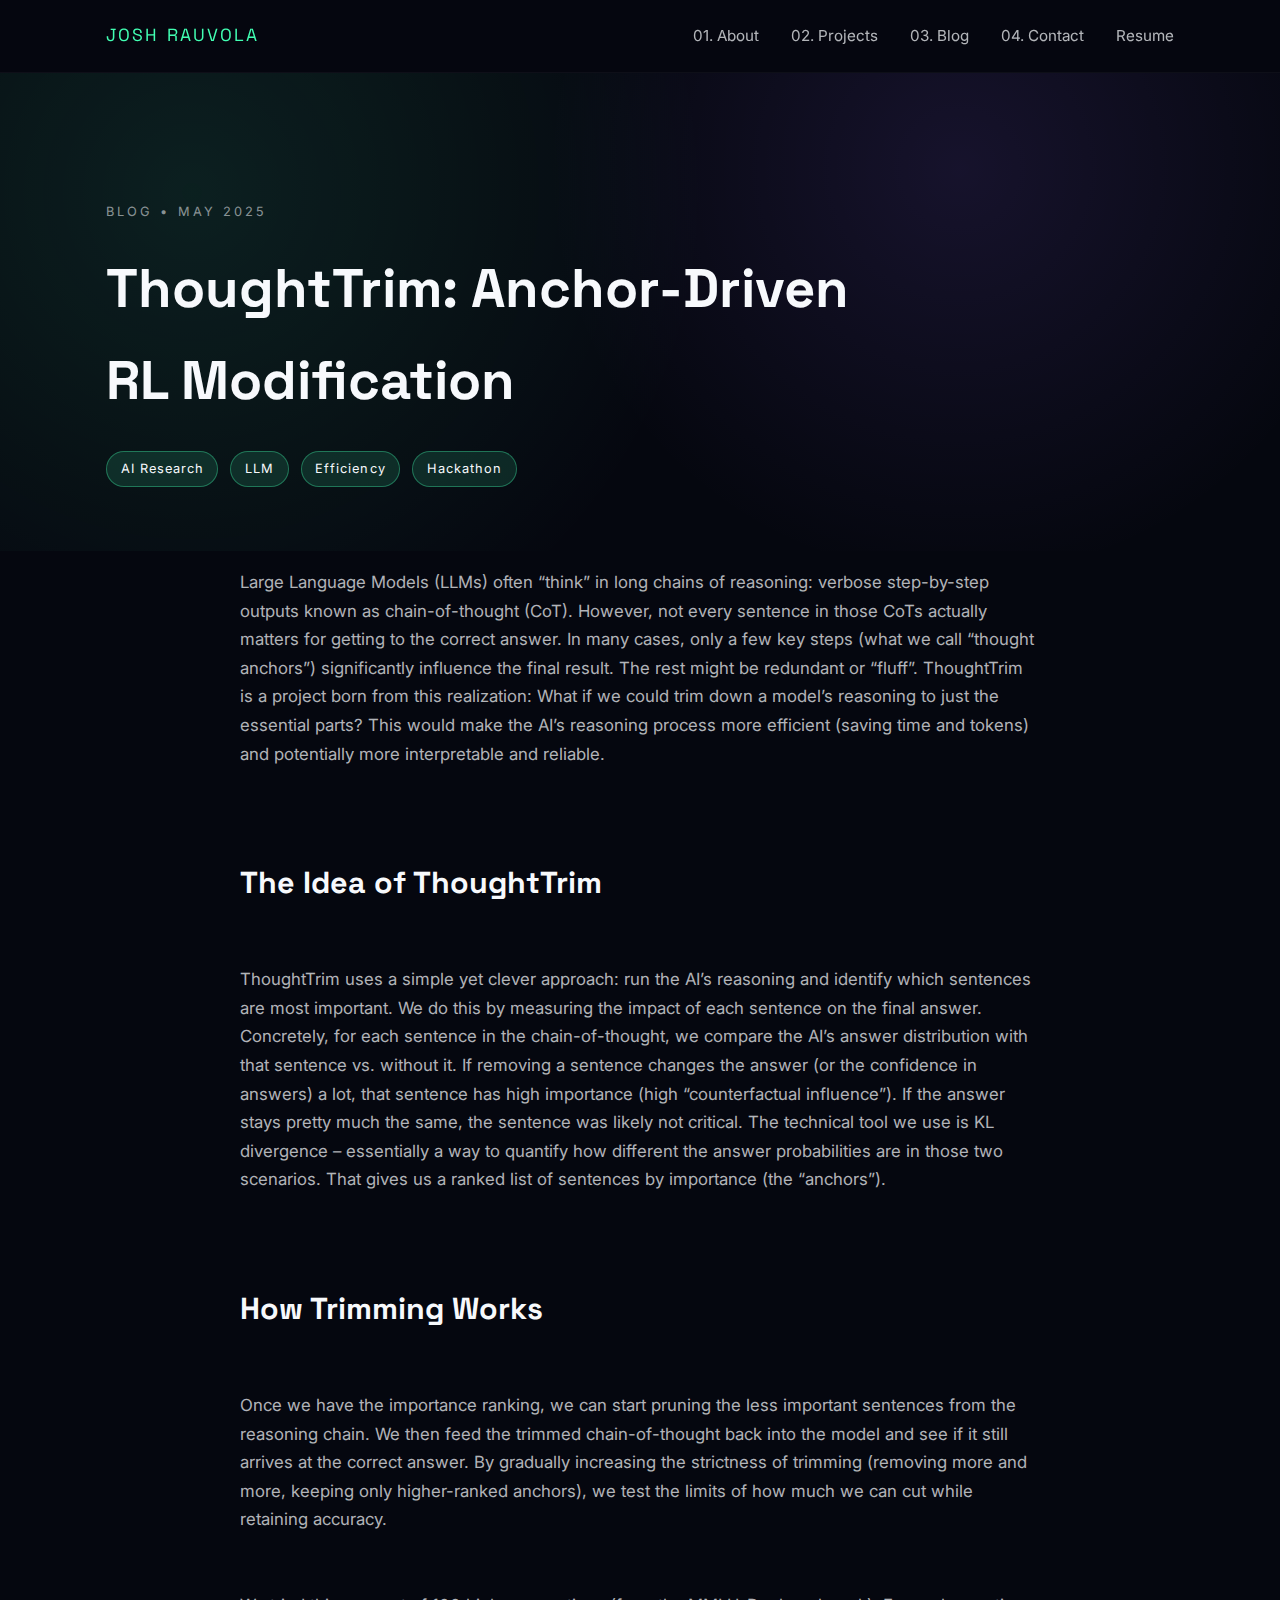
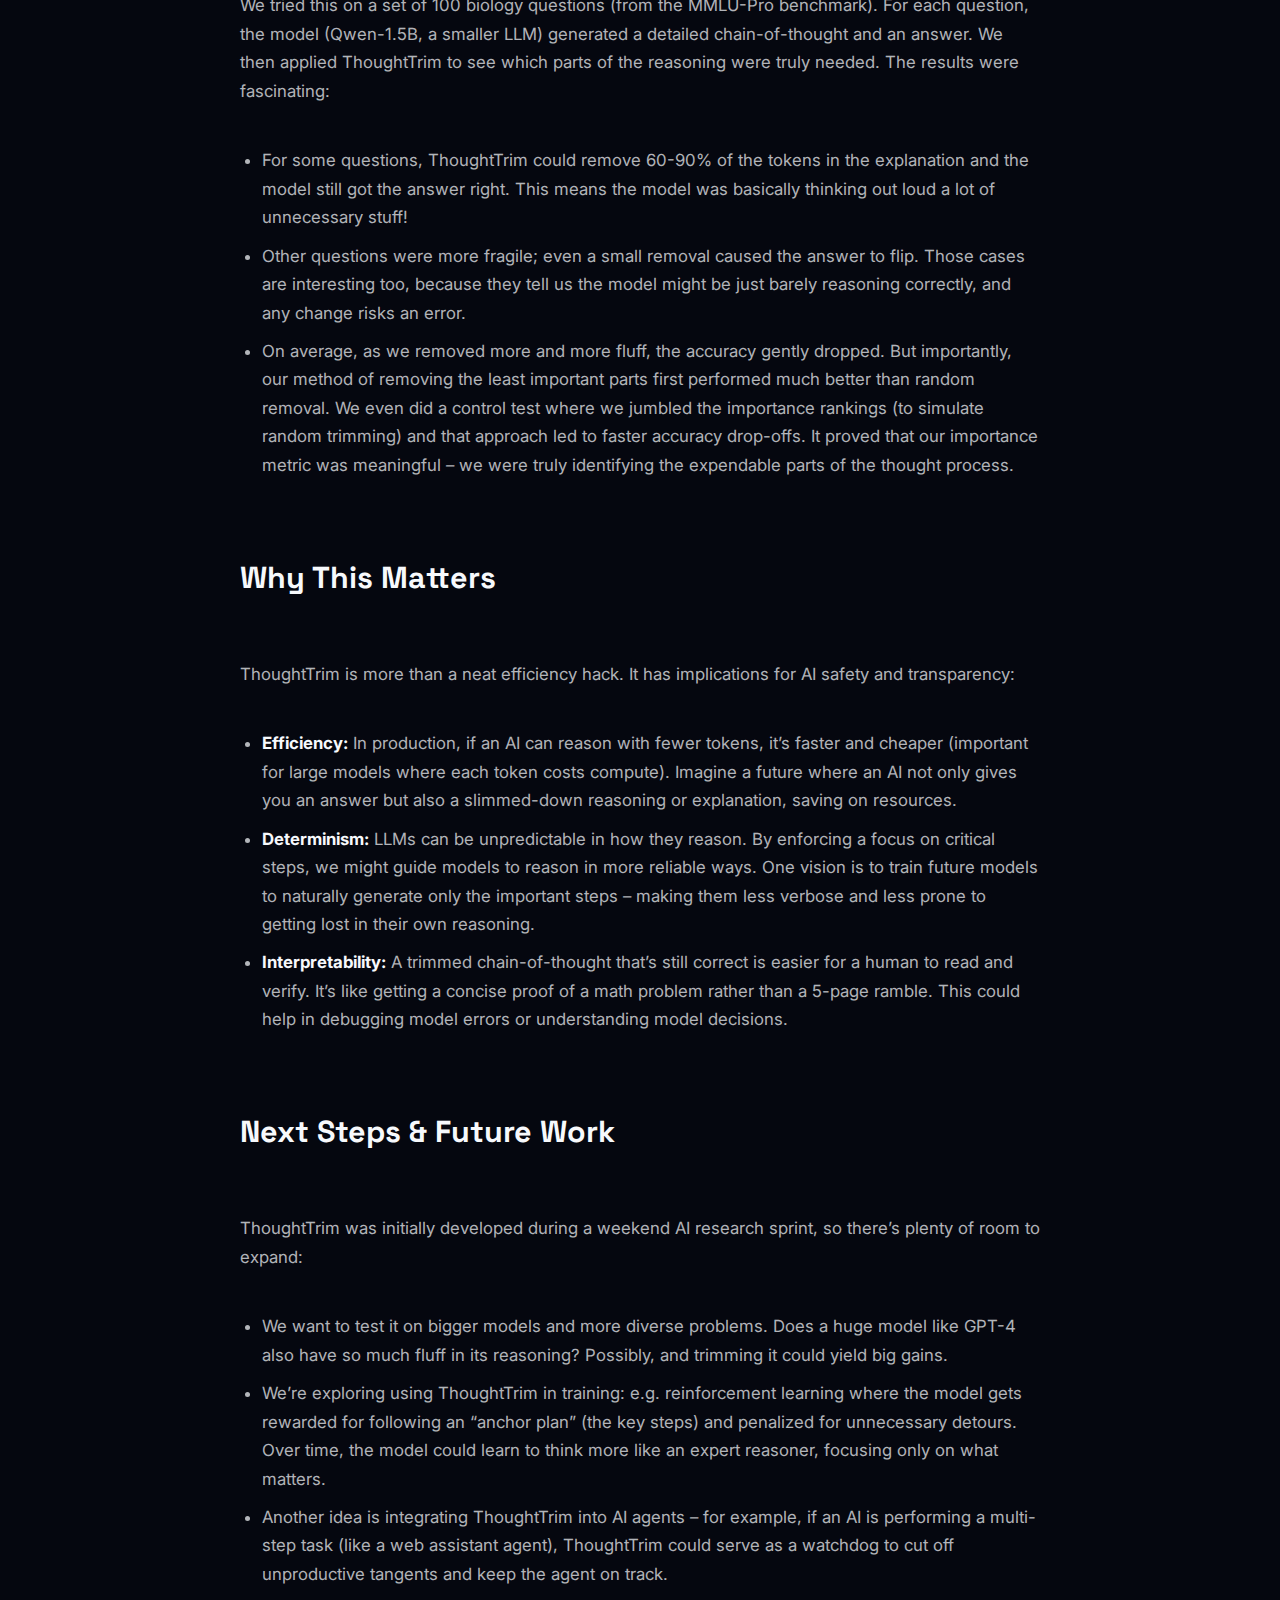
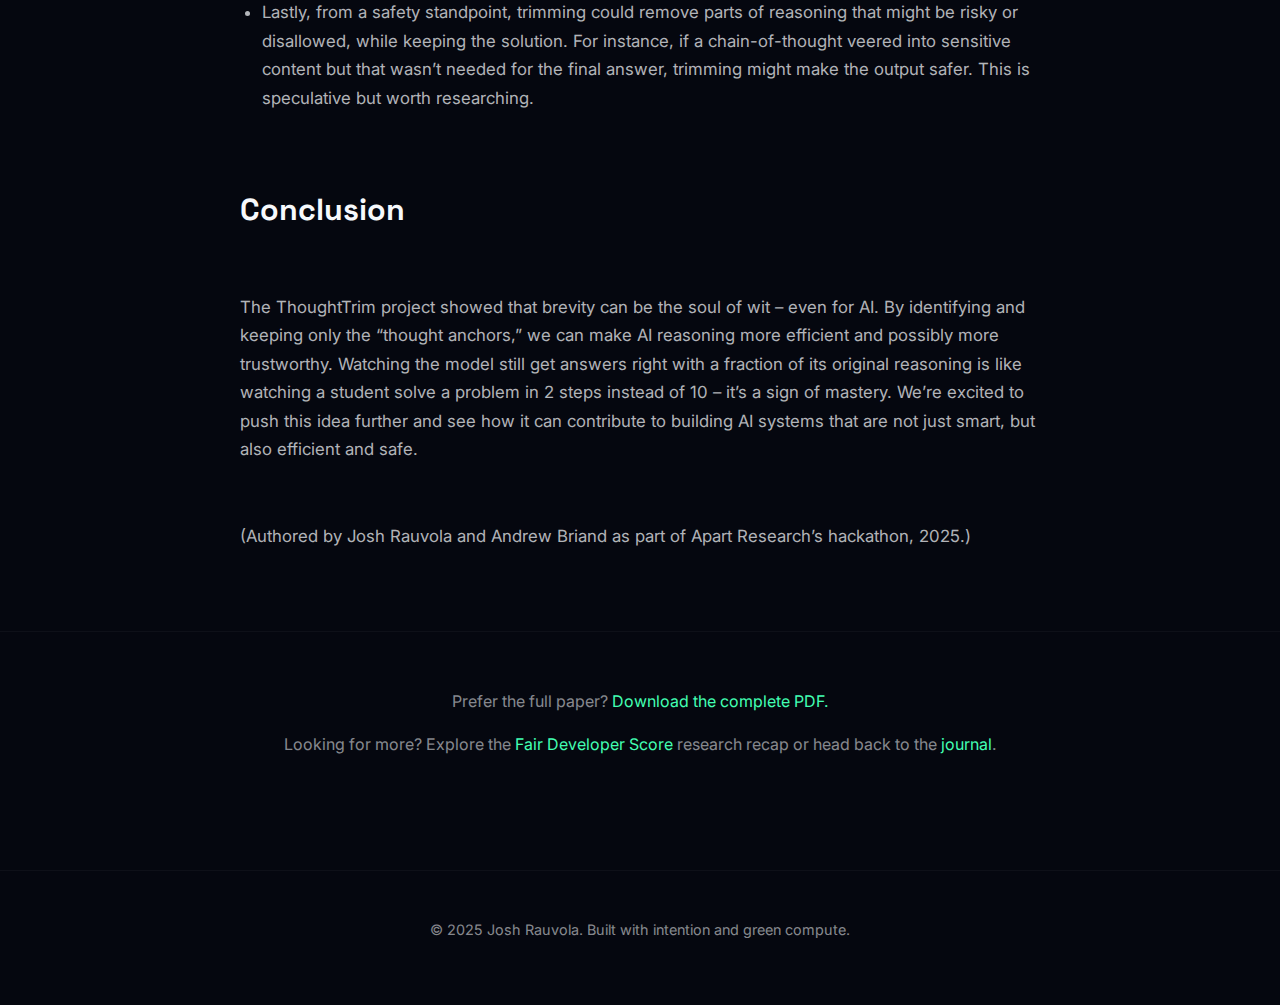
<file: blog/thoughttrim/index.html>
<!DOCTYPE html>
<html lang="en">
  <head>
    <meta charset="utf-8" />
    <meta name="viewport" content="width=device-width, initial-scale=1" />
    <title>ThoughtTrim: Anchor-Driven RL Modification | Josh Rauvola</title>
    <meta
      name="description"
      content="ThoughtTrim trims chain-of-thought by ranking anchor sentences, making LLM reasoning leaner, faster, and more trustworthy."
    />
    <link rel="preconnect" href="https://fonts.googleapis.com" />
    <link rel="preconnect" href="https://fonts.gstatic.com" crossorigin />
    <link
      href="https://fonts.googleapis.com/css2?family=Inter:wght@300;400;500;600;700&family=Space+Grotesk:wght@500;600&display=swap"
      rel="stylesheet"
    />
    <link rel="stylesheet" href="../../styles.css" />
  </head>
  <body>
    <header class="site-header" id="top">
      <div class="container">
        <a class="brand" href="../../#top" data-animate="fade-in slide-down" data-delay="0.15">Josh Rauvola</a>
        <nav class="nav" aria-label="Primary navigation">
          <button
            class="nav__toggle"
            aria-expanded="false"
            aria-controls="primary-navigation"
            data-animate="fade-in slide-down"
            data-delay="0.2"
          >
            <span class="sr-only">Toggle navigation</span>
            <span class="nav__toggle-line"></span>
            <span class="nav__toggle-line"></span>
          </button>
          <ul class="nav__links" id="primary-navigation" aria-hidden="true">
            <li data-animate="fade-in slide-down" data-delay="0.25"><a href="../../#about">01. About</a></li>
            <li data-animate="fade-in slide-down" data-delay="0.3"><a href="../../#projects">02. Projects</a></li>
            <li data-animate="fade-in slide-down" data-delay="0.35"><a href="../../#blog">03. Blog</a></li>
            <li data-animate="fade-in slide-down" data-delay="0.4"><a href="../../#contact">04. Contact</a></li>
            <li data-animate="fade-in slide-down" data-delay="0.45">
              <a href="../../media/resume_josh.pdf" target="_blank" rel="noopener">Resume</a>
            </li>
          </ul>
        </nav>
      </div>
    </header>

    <main>
      <header class="post-header">
        <div class="container">
          <div class="post-header__meta">Blog • May 2025</div>
          <h1 class="post-header__title">ThoughtTrim: Anchor-Driven RL Modification</h1>
          <div class="post-header__tags">
            <span class="post-tag">AI Research</span>
            <span class="post-tag">LLM</span>
            <span class="post-tag">Efficiency</span>
            <span class="post-tag">Hackathon</span>
          </div>
        </div>
      </header>

      <article class="post-body">
        <div class="post-content">
          <p>
            Large Language Models (LLMs) often “think” in long chains of reasoning: verbose step-by-step outputs known
            as chain-of-thought (CoT). However, not every sentence in those CoTs actually matters for getting to the
            correct answer. In many cases, only a few key steps (what we call “thought anchors”) significantly influence
            the final result. The rest might be redundant or “fluff”. ThoughtTrim is a project born from this realization:
            What if we could trim down a model’s reasoning to just the essential parts? This would make the AI’s reasoning
            process more efficient (saving time and tokens) and potentially more interpretable and reliable.
          </p>

          <h2>The Idea of ThoughtTrim</h2>
          <p>
            ThoughtTrim uses a simple yet clever approach: run the AI’s reasoning and identify which sentences are most
            important. We do this by measuring the impact of each sentence on the final answer. Concretely, for each
            sentence in the chain-of-thought, we compare the AI’s answer distribution with that sentence vs. without it. If
            removing a sentence changes the answer (or the confidence in answers) a lot, that sentence has high importance
            (high “counterfactual influence”). If the answer stays pretty much the same, the sentence was likely not
            critical. The technical tool we use is KL divergence – essentially a way to quantify how different the answer
            probabilities are in those two scenarios. That gives us a ranked list of sentences by importance (the
            “anchors”).
          </p>

          <h2>How Trimming Works</h2>
          <p>
            Once we have the importance ranking, we can start pruning the less important sentences from the reasoning chain.
            We then feed the trimmed chain-of-thought back into the model and see if it still arrives at the correct
            answer. By gradually increasing the strictness of trimming (removing more and more, keeping only higher-ranked
            anchors), we test the limits of how much we can cut while retaining accuracy.
          </p>
          <p>
            We tried this on a set of 100 biology questions (from the MMLU-Pro benchmark). For each question, the model
            (Qwen-1.5B, a smaller LLM) generated a detailed chain-of-thought and an answer. We then applied ThoughtTrim to
            see which parts of the reasoning were truly needed. The results were fascinating:
          </p>
          <ul>
            <li>
              For some questions, ThoughtTrim could remove 60-90% of the tokens in the explanation and the model still got
              the answer right. This means the model was basically thinking out loud a lot of unnecessary stuff!
            </li>
            <li>
              Other questions were more fragile; even a small removal caused the answer to flip. Those cases are
              interesting too, because they tell us the model might be just barely reasoning correctly, and any change risks
              an error.
            </li>
            <li>
              On average, as we removed more and more fluff, the accuracy gently dropped. But importantly, our method of
              removing the least important parts first performed much better than random removal. We even did a control test
              where we jumbled the importance rankings (to simulate random trimming) and that approach led to faster
              accuracy drop-offs. It proved that our importance metric was meaningful – we were truly identifying the
              expendable parts of the thought process.
            </li>
          </ul>

          <h2>Why This Matters</h2>
          <p>
            ThoughtTrim is more than a neat efficiency hack. It has implications for AI safety and transparency:
          </p>
          <ul>
            <li>
              <strong>Efficiency:</strong> In production, if an AI can reason with fewer tokens, it’s faster and cheaper
              (important for large models where each token costs compute). Imagine a future where an AI not only gives you
              an answer but also a slimmed-down reasoning or explanation, saving on resources.
            </li>
            <li>
              <strong>Determinism:</strong> LLMs can be unpredictable in how they reason. By enforcing a focus on critical
              steps, we might guide models to reason in more reliable ways. One vision is to train future models to
              naturally generate only the important steps – making them less verbose and less prone to getting lost in their
              own reasoning.
            </li>
            <li>
              <strong>Interpretability:</strong> A trimmed chain-of-thought that’s still correct is easier for a human to
              read and verify. It’s like getting a concise proof of a math problem rather than a 5-page ramble. This could
              help in debugging model errors or understanding model decisions.
            </li>
          </ul>

          <h2>Next Steps & Future Work</h2>
          <p>
            ThoughtTrim was initially developed during a weekend AI research sprint, so there’s plenty of room to expand:
          </p>
          <ul>
            <li>
              We want to test it on bigger models and more diverse problems. Does a huge model like GPT-4 also have so much
              fluff in its reasoning? Possibly, and trimming it could yield big gains.
            </li>
            <li>
              We’re exploring using ThoughtTrim in training: e.g. reinforcement learning where the model gets rewarded for
              following an “anchor plan” (the key steps) and penalized for unnecessary detours. Over time, the model could
              learn to think more like an expert reasoner, focusing only on what matters.
            </li>
            <li>
              Another idea is integrating ThoughtTrim into AI agents – for example, if an AI is performing a multi-step task
              (like a web assistant agent), ThoughtTrim could serve as a watchdog to cut off unproductive tangents and keep
              the agent on track.
            </li>
            <li>
              Lastly, from a safety standpoint, trimming could remove parts of reasoning that might be risky or disallowed,
              while keeping the solution. For instance, if a chain-of-thought veered into sensitive content but that wasn’t
              needed for the final answer, trimming might make the output safer. This is speculative but worth researching.
            </li>
          </ul>

          <h2>Conclusion</h2>
          <p>
            The ThoughtTrim project showed that brevity can be the soul of wit – even for AI. By identifying and keeping
            only the “thought anchors,” we can make AI reasoning more efficient and possibly more trustworthy. Watching the
            model still get answers right with a fraction of its original reasoning is like watching a student solve a
            problem in 2 steps instead of 10 – it’s a sign of mastery. We’re excited to push this idea further and see how
            it can contribute to building AI systems that are not just smart, but also efficient and safe.
          </p>
          <p>
            (Authored by Josh Rauvola and Andrew Briand as part of Apart Research’s hackathon, 2025.)
          </p>
        </div>
        <div class="post-footer">
          <p>
            Prefer the full paper? <a href="../../media/thought_trim/ThoughtTrim__Anchor_Driven_RL_modification.pdf" target="_blank" rel="noopener">Download the complete PDF.</a>
          </p>
          <p>
            Looking for more? Explore the
            <a href="../fair-developer-score/">Fair Developer Score</a> research recap or head back to the
            <a href="../../#blog">journal</a>.
          </p>
        </div>
      </article>
    </main>

    <footer class="site-footer">
      <div class="container">
        <p>© 2025 Josh Rauvola. Built with intention and green compute.</p>
      </div>
    </footer>

    <link
      rel="stylesheet"
      href="https://assets.calendly.com/assets/external/widget.css"
    />
    <script
      src="https://assets.calendly.com/assets/external/widget.js"
      type="text/javascript"
      async
    ></script>
    <script type="text/javascript">
      window.addEventListener('load', function () {
        if (window.Calendly) {
          Calendly.initBadgeWidget({
            url: 'https://calendly.com/jrauvola/30min',
            text: 'Set up a Chat',
            color: '#42ffb3',
            textColor: '#021008',
            branding: false,
          });
        }
      });
    </script>

    <script src="../../script.js" defer></script>
  </body>
</html>
</file>
<file: styles.css>
:root {
  color-scheme: dark;
  --bg-color: #05070f;
  --bg-elevated: rgba(9, 13, 23, 0.85);
  --text-primary: #f7f9fc;
  --text-secondary: rgba(247, 249, 252, 0.72);
  --accent: #42ffb3;
  --accent-strong: #5cffc1;
  --accent-soft: rgba(66, 255, 179, 0.2);
  --border-color: rgba(255, 255, 255, 0.08);
  --muted: rgba(255, 255, 255, 0.04);
  --container-width: min(1100px, 90vw);
  --shadow: 0 30px 50px rgba(0, 0, 0, 0.45);
  --transition: 0.35s cubic-bezier(0.16, 1, 0.3, 1);
  --hover-scale: 1.04;
  --hover-scale-cta: 1.09;
  --hover-scale-card: 1.03;
  --delay-unit: 0.1s;
}

html {
  scroll-behavior: smooth;
}

* {
  box-sizing: border-box;
}

a {
  color: inherit;
  text-decoration: none;
}

img {
  max-width: 100%;
  display: block;
  border-radius: 0.75rem;
  filter: saturate(0.95);
  transition: filter var(--transition), transform var(--transition);
}

body {
  margin: 0;
  font-family: 'Inter', system-ui, -apple-system, BlinkMacSystemFont, 'Segoe UI', sans-serif;
  background-color: var(--bg-color);
  color: var(--text-primary);
  line-height: 1.7;
}

::selection {
  background: rgba(66, 255, 179, 0.35);
  color: #00110b;
}

.container {
  width: var(--container-width);
  margin: 0 auto;
  padding: 0 1rem;
}

.site-header {
  position: sticky;
  top: 0;
  z-index: 100;
  backdrop-filter: blur(14px);
  background: rgba(5, 7, 15, 0.78);
  border-bottom: 1px solid var(--muted);
  transition: background var(--transition), transform var(--transition), box-shadow var(--transition);
}

.site-header.is-scrolled {
  background: rgba(5, 7, 15, 0.92);
  box-shadow: 0 18px 45px rgba(0, 0, 0, 0.35);
}

.site-header .container {
  display: flex;
  align-items: center;
  justify-content: space-between;
  height: 72px;
}

.brand {
  font-family: 'Space Grotesk', 'Inter', sans-serif;
  font-size: 1.1rem;
  letter-spacing: 0.12em;
  text-transform: uppercase;
  color: var(--accent);
  transition: transform var(--transition), color var(--transition), text-shadow var(--transition);
}

.brand:hover,
.brand:focus-visible {
  transform: scale(var(--hover-scale));
  color: var(--accent-strong);
  text-shadow: 0 0 18px rgba(66, 255, 179, 0.45);
}

.nav {
  display: flex;
  align-items: center;
  gap: 2rem;
}

.nav__toggle {
  display: none;
  background: none;
  border: none;
  cursor: pointer;
  padding: 0.35rem;
  transition: transform var(--transition), opacity var(--transition);
}

.nav__toggle:focus-visible {
  outline: 2px solid var(--accent);
  outline-offset: 4px;
}

.nav__toggle-line {
  width: 26px;
  height: 2px;
  background: var(--text-primary);
  display: block;
  margin: 5px 0;
  transition: transform var(--transition), opacity var(--transition);
}

.nav__toggle[aria-expanded='true'] .nav__toggle-line:first-child {
  transform: translateY(7px) rotate(45deg);
}

.nav__toggle[aria-expanded='true'] .nav__toggle-line:last-child {
  transform: translateY(-7px) rotate(-45deg);
}

.nav__toggle[aria-expanded='true'] .nav__toggle-line:nth-child(2) {
  opacity: 0;
}

.nav__links {
  display: flex;
  align-items: center;
  gap: 2rem;
  list-style: none;
  margin: 0;
  padding: 0;
}

.nav__links li {
  position: relative;
}

.nav__links a {
  font-size: 0.95rem;
  color: var(--text-secondary);
  padding-bottom: 0.15rem;
  transition: color var(--transition), transform var(--transition);
}

.nav__links a::after {
  content: '';
  position: absolute;
  left: 0;
  bottom: 0;
  width: 0;
  height: 2px;
  background: var(--accent);
  transition: width var(--transition);
}

.nav__links a:hover,
.nav__links a:focus-visible {
  color: var(--accent);
  transform: scale(var(--hover-scale));
}

.nav__links a:hover::after,
.nav__links a:focus-visible::after {
  width: 100%;
}

.hero {
  position: relative;
  padding: 9rem 0 8rem;
  min-height: 88vh;
  display: grid;
  place-items: center;
  background: radial-gradient(circle at 20% 20%, rgba(66, 255, 179, 0.08), transparent 45%),
    radial-gradient(circle at 80% 10%, rgba(66, 255, 179, 0.12), transparent 40%),
    radial-gradient(circle at 50% 80%, rgba(148, 102, 255, 0.08), transparent 55%);
}

.hero .container {
  max-width: 760px;
}

.eyebrow {
  font-family: 'Space Grotesk', 'Inter', sans-serif;
  text-transform: uppercase;
  letter-spacing: 0.32rem;
  font-size: 0.8rem;
  color: var(--accent);
  margin-bottom: 1.1rem;
}

.hero__title {
  font-size: clamp(2.9rem, 5vw, 4.6rem);
  margin: 0;
  font-family: 'Space Grotesk', 'Inter', sans-serif;
  line-height: 1.05;
}

.hero__subtitle {
  font-size: clamp(1.45rem, 2.5vw, 2.1rem);
  font-weight: 500;
  color: var(--text-secondary);
  margin: 1.6rem 0;
}

.hero__description {
  color: var(--text-secondary);
  margin-bottom: 2.6rem;
}

.hero__actions {
  display: flex;
  flex-wrap: wrap;
  gap: 1rem;
}

.btn {
  display: inline-flex;
  align-items: center;
  justify-content: center;
  gap: 0.5rem;
  padding: 0.85rem 1.7rem;
  border-radius: 999px;
  font-weight: 500;
  border: 1px solid var(--border-color);
  background: transparent;
  color: var(--text-primary);
  transform: translateY(0) scale(1);
  transition: transform var(--transition), box-shadow var(--transition), color var(--transition), background var(--transition), border-color var(--transition);
}

.btn--primary {
  background: var(--accent);
  color: #00110b;
  border-color: transparent;
  box-shadow: 0 22px 38px rgba(66, 255, 179, 0.2);
}

.btn:hover,
.btn:focus-visible {
  border-color: var(--accent);
  transform: translateY(-2px) scale(var(--hover-scale-cta));
  box-shadow: 0 26px 48px rgba(66, 255, 179, 0.28);
}

.hero__indicator {
  position: absolute;
  bottom: 2.6rem;
  left: auto;
  right: auto;
  width: min(760px, var(--container-width));
  transform: translateX(-50%);
  display: flex;
  flex-direction: column;
  align-items: center;
  gap: 0.5rem;
  font-size: 0.78rem;
  letter-spacing: 0.38em;
  text-transform: uppercase;
  color: rgba(247, 249, 252, 0.6);
}

.hero__indicator-arrow {
  position: relative;
  width: 1px;
  height: 42px;
  background: linear-gradient(180deg, transparent, var(--accent));
  overflow: hidden;
}

.hero__indicator-arrow::after {
  content: '';
  position: absolute;
  top: -10px;
  left: 50%;
  width: 8px;
  height: 8px;
  border-left: 1px solid var(--accent);
  border-bottom: 1px solid var(--accent);
  transform: translate(-50%, 0) rotate(-45deg);
  animation: arrow-bounce 2.4s infinite;
  animation-play-state: paused;
}

.section {
  padding: 6rem 0;
}

.section__inner {
  display: flex;
  flex-direction: column;
  gap: 2.5rem;
}

.section__header {
  display: flex;
  align-items: center;
  gap: 1.5rem;
}

.section__title {
  font-family: 'Space Grotesk', 'Inter', sans-serif;
  font-size: 1.5rem;
  letter-spacing: 0.08em;
  text-transform: uppercase;
  display: flex;
  align-items: center;
  gap: 0.8rem;
}

.section__title span {
  color: var(--accent);
  font-size: 1rem;
}

.section__line {
  flex: 1;
  height: 1px;
  background: var(--muted);
}

.about {
  display: grid;
  grid-template-columns: 3fr 2fr;
  gap: 3rem;
}

.about__content p {
  margin: 0 0 1.6rem;
  color: var(--text-secondary);
}

.skills {
  list-style: none;
  display: grid;
  grid-template-columns: repeat(auto-fit, minmax(120px, 1fr));
  gap: 0.8rem;
  padding: 0;
  margin: 2.1rem 0 0;
}

.skills li {
  padding: 0.6rem 0.9rem;
  background: var(--muted);
  border: 1px solid var(--border-color);
  border-radius: 0.6rem;
  font-size: 0.9rem;
  color: var(--text-secondary);
  transition: transform var(--transition), border-color var(--transition), color var(--transition);
}

.skills li:hover,
.skills li:focus-visible {
  border-color: var(--accent);
  transform: translateY(-3px) scale(var(--hover-scale));
  color: var(--accent);
}

.about__media {
  margin: 0;
  align-self: start;
  padding: 1.2rem;
  border-radius: 1.2rem;
  border: 1px solid rgba(255, 255, 255, 0.05);
  background: linear-gradient(135deg, rgba(66, 255, 179, 0.18), rgba(148, 102, 255, 0.12));
  box-shadow: var(--shadow);
  position: relative;
  overflow: hidden;
}

.about__media::before {
  content: '';
  position: absolute;
  inset: 0;
  border-radius: inherit;
  border: 1px solid rgba(66, 255, 179, 0.28);
  transform: scale(0.96);
  opacity: 0.65;
  transition: transform var(--transition), opacity var(--transition);
}

.about__media:hover::before,
.about__media:focus-within::before {
  transform: scale(1.03);
  opacity: 1;
}

.about__media img {
  border-radius: 0.9rem;
}

.about__media:hover img,
.about__media:focus-within img {
  filter: saturate(1.1);
  transform: scale(1.03);
}

.about__media figcaption {
  margin-top: 1rem;
  font-size: 0.85rem;
  color: var(--text-secondary);
  text-transform: uppercase;
  letter-spacing: 0.18em;
}

.projects {
  display: grid;
  gap: 1.5rem;
}

.project-card {
  position: relative;
  background: rgba(10, 14, 24, 0.85);
  border: 1px solid var(--muted);
  border-radius: 1.2rem;
  padding: 2.1rem;
  transition: transform var(--transition), border-color var(--transition), box-shadow var(--transition);
  overflow: hidden;
}

.project-card::before {
  content: '';
  position: absolute;
  inset: 0;
  background: linear-gradient(135deg, rgba(66, 255, 179, 0.12), transparent 60%);
  opacity: 0;
  transition: opacity var(--transition);
}

.project-card:hover,
.project-card:focus-within {
  transform: translateY(-6px) scale(var(--hover-scale-card));
  border-color: var(--accent-soft);
  box-shadow: 0 32px 50px rgba(0, 0, 0, 0.4);
}

.project-card:hover::before,
.project-card:focus-within::before {
  opacity: 1;
}

.project-card__meta {
  font-size: 0.8rem;
  letter-spacing: 0.16em;
  text-transform: uppercase;
  color: var(--accent);
}

.project-card__title {
  font-size: 1.6rem;
  margin: 1rem 0;
}

.project-card__description {
  color: var(--text-secondary);
  margin-bottom: 1.5rem;
}

.project-card__footer {
  display: flex;
  flex-wrap: wrap;
  align-items: center;
  justify-content: space-between;
  gap: 1rem;
  font-size: 0.9rem;
}

.project-card__stack {
  color: rgba(247, 249, 252, 0.6);
}

.link-arrow {
  display: inline-flex;
  align-items: center;
  gap: 0.45rem;
  color: var(--accent);
  font-weight: 500;
  position: relative;
  transition: color var(--transition), transform var(--transition);
}

.link-arrow::after {
  content: '→';
  font-size: 0.95rem;
  transition: transform var(--transition);
}

.link-arrow:hover,
.link-arrow:focus-visible {
  color: var(--accent-strong);
  transform: translateX(3px);
}

.link-arrow:hover::after,
.link-arrow:focus-visible::after {
  transform: translateX(5px);
}

.blog {
  display: grid;
  gap: 1.5rem;
}

.blog-card {
  padding: 1.9rem;
  border-radius: 1.1rem;
  border: 1px solid var(--muted);
  background: rgba(8, 11, 20, 0.9);
  transition: transform var(--transition), border-color var(--transition), box-shadow var(--transition);
}

.blog-card:hover,
.blog-card:focus-within {
  transform: translateY(-6px) scale(var(--hover-scale-card));
  border-color: var(--accent-soft);
  box-shadow: 0 25px 40px rgba(0, 0, 0, 0.35);
}

.blog-card__date {
  font-size: 0.85rem;
  letter-spacing: 0.2em;
  text-transform: uppercase;
  color: rgba(247, 249, 252, 0.5);
}

.blog-card__title {
  font-size: 1.4rem;
  margin: 1rem 0;
  font-family: 'Space Grotesk', 'Inter', sans-serif;
}

.blog-card__excerpt {
  color: var(--text-secondary);
  margin-bottom: 1.2rem;
}

.blog__fullpapers {
  margin-top: 2.5rem;
  padding-top: 1.6rem;
  border-top: 1px solid var(--muted);
}

.blog__fullpapers h3 {
  font-size: 1.2rem;
  margin-bottom: 1rem;
  font-family: 'Space Grotesk', 'Inter', sans-serif;
}

.blog__fullpapers ul {
  margin: 0;
  padding-left: 1.2rem;
  display: grid;
  gap: 0.75rem;
}

.blog__fullpapers a {
  color: var(--accent);
  transition: color var(--transition);
}

.blog__fullpapers a:hover,
.blog__fullpapers a:focus-visible {
  color: var(--accent-strong);
}

.section--contact {
  padding-bottom: 8rem;
}

.contact {
  display: grid;
  grid-template-columns: 1.1fr 1fr;
  gap: 3rem;
  align-items: start;
}

.contact__copy h3 {
  font-size: 2rem;
  margin: 0 0 1rem;
  font-family: 'Space Grotesk', 'Inter', sans-serif;
}

.contact__copy p {
  color: var(--text-secondary);
  margin-bottom: 2rem;
}

.contact__links {
  list-style: none;
  padding: 0;
  margin: 0;
  display: grid;
  gap: 0.7rem;
}

.contact__links a {
  transition: color var(--transition), transform var(--transition);
}

.contact__links a:hover,
.contact__links a:focus-visible {
  color: var(--accent);
  transform: translateX(4px) scale(var(--hover-scale));
}

.contact__form {
  padding: 2.2rem;
  border-radius: 1.2rem;
  background: rgba(8, 11, 20, 0.95);
  border: 1px solid var(--muted);
  box-shadow: var(--shadow);
  display: grid;
  gap: 1.2rem;
}

.form-field {
  display: grid;
  gap: 0.5rem;
}

.form-field label {
  font-size: 0.9rem;
  color: var(--text-secondary);
}

.form-field input,
.form-field textarea {
  width: 100%;
  padding: 0.85rem 1rem;
  border-radius: 0.8rem;
  border: 1px solid rgba(255, 255, 255, 0.08);
  background: rgba(255, 255, 255, 0.03);
  color: var(--text-primary);
  font: inherit;
  transition: border-color var(--transition), background var(--transition), transform var(--transition);
}

.form-field input:focus,
.form-field textarea:focus {
  border-color: var(--accent);
  background: rgba(255, 255, 255, 0.05);
  transform: translateY(-2px);
  outline: none;
}

.form-footnote {
  font-size: 0.85rem;
  color: rgba(247, 249, 252, 0.6);
}

.form-footnote a {
  color: var(--accent);
  transition: color var(--transition);
}

.form-footnote a:hover,
.form-footnote a:focus-visible {
  color: var(--accent-strong);
}

.form-status {
  font-size: 0.85rem;
  color: rgba(247, 249, 252, 0.6);
  min-height: 1.2rem;
}

.form-status--success {
  color: var(--accent);
}

.form-status--error {
  color: #ff8383;
}

.site-footer {
  padding: 2rem 0 3rem;
  border-top: 1px solid var(--muted);
  text-align: center;
  color: rgba(247, 249, 252, 0.55);
  font-size: 0.9rem;
}

.post-header {
  padding: 8rem 0 4rem;
  background: radial-gradient(circle at 15% 25%, rgba(66, 255, 179, 0.1), transparent 45%),
    radial-gradient(circle at 75% 20%, rgba(148, 102, 255, 0.12), transparent 40%);
}

.post-header__meta {
  text-transform: uppercase;
  letter-spacing: 0.24em;
  font-size: 0.8rem;
  color: rgba(247, 249, 252, 0.55);
  margin-bottom: 1.2rem;
}

.post-header__title {
  font-family: 'Space Grotesk', 'Inter', sans-serif;
  font-size: clamp(2.4rem, 5vw, 3.4rem);
  max-width: 780px;
  margin: 0;
}

.post-header__tags {
  margin-top: 1.5rem;
  display: flex;
  flex-wrap: wrap;
  gap: 0.75rem;
}

.post-tag {
  padding: 0.4rem 0.85rem;
  border-radius: 999px;
  background: rgba(66, 255, 179, 0.12);
  border: 1px solid rgba(66, 255, 179, 0.35);
  font-size: 0.8rem;
  letter-spacing: 0.08em;
}

.post-body {
  padding: 0 0 6rem;
}

.post-content {
  width: min(800px, 92vw);
  margin: 0 auto;
  display: grid;
  gap: 1.5rem;
  color: var(--text-secondary);
  font-size: 1.05rem;
}

.post-content h2 {
  font-family: 'Space Grotesk', 'Inter', sans-serif;
  color: var(--text-primary);
  margin-top: 3rem;
  margin-bottom: 1rem;
  font-size: 1.9rem;
}

.post-content h3 {
  font-family: 'Space Grotesk', 'Inter', sans-serif;
  color: var(--text-primary);
  margin-top: 2.4rem;
  margin-bottom: 0.8rem;
  font-size: 1.5rem;
}

.post-content ul,
.post-content ol {
  margin: 0;
  padding-left: 1.4rem;
  display: grid;
  gap: 0.6rem;
}

.post-content strong {
  color: var(--text-primary);
}

.post-footer {
  margin-top: 4rem;
  padding-top: 2.5rem;
  border-top: 1px solid var(--muted);
  text-align: center;
  color: rgba(247, 249, 252, 0.55);
}

.post-footer a {
  color: var(--accent);
  transition: color var(--transition);
}

.post-footer a:hover,
.post-footer a:focus-visible {
  color: var(--accent-strong);
}

.sr-only {
  position: absolute;
  width: 1px;
  height: 1px;
  padding: 0;
  margin: -1px;
  overflow: hidden;
  clip: rect(0, 0, 0, 0);
  border: 0;
}

.reveal {
  opacity: 0;
  transform: translateY(24px);
  transition: opacity 0.6s ease, transform 0.6s ease;
}

.reveal--visible {
  opacity: 1;
  transform: translateY(0);
}

.animation-ready [data-animate] {
  opacity: 0;
  transition: transform 0.85s cubic-bezier(0.16, 1, 0.3, 1), opacity 0.85s ease;
  transition-delay: calc(var(--delay-index, 0) * var(--delay-unit));
}

.animation-ready [data-animate*='fade-in'] {
  opacity: 0;
}

.animation-ready [data-animate*='slide-up'] {
  transform: translateY(42px);
}

.animation-ready [data-animate*='slide-down'] {
  transform: translateY(-42px);
}

.animation-ready [data-animate*='slide-in-left'] {
  transform: translateX(-42px);
}

.animation-ready [data-animate*='slide-in-right'] {
  transform: translateX(42px);
}

.animation-ready [data-animate*='bounce'] .hero__indicator-arrow::after {
  animation-play-state: paused;
}

.animation-ready [data-animate].is-visible {
  opacity: 1;
  transform: none;
}

.animation-ready [data-animate].is-visible .hero__indicator-arrow::after {
  animation-play-state: running;
}

@keyframes arrow-bounce {
  0%,
  100% {
    transform: translate(-50%, 0) rotate(-45deg);
    opacity: 0;
  }
  40% {
    opacity: 1;
  }
  50% {
    transform: translate(-50%, 16px) rotate(-45deg);
    opacity: 1;
  }
  60% {
    opacity: 0;
  }
}

@media (max-width: 900px) {
  .about {
    grid-template-columns: 1fr;
  }

  .contact {
    grid-template-columns: 1fr;
  }
}

@media (max-width: 768px) {
  .site-header .container {
    height: 64px;
  }

  .nav__toggle {
    display: block;
  }

  .nav__links {
    position: absolute;
    top: 64px;
    right: 1rem;
    background: rgba(5, 7, 15, 0.95);
    border-radius: 0.9rem;
    border: 1px solid var(--muted);
    flex-direction: column;
    padding: 1.5rem;
    gap: 1rem;
    min-width: 220px;
    opacity: 0;
    pointer-events: none;
    transform: translateY(-10px);
    transition: opacity var(--transition), transform var(--transition);
  }

  .nav__links[aria-hidden='false'] {
    opacity: 1;
    pointer-events: auto;
    transform: translateY(0);
  }

  .nav__links li {
    width: 100%;
    text-align: right;
  }

  .hero {
    padding-top: 7.5rem;
  }

  .hero__actions {
    width: 100%;
    flex-direction: column;
  }

  .hero__actions .btn {
    width: 100%;
    justify-content: center;
  }
}

@media (max-width: 540px) {
  .section__header {
    flex-direction: column;
    align-items: flex-start;
  }

  .section__line {
    width: 100%;
  }
}

.video-embed {
  position: relative;
  width: min(1100px, 98vw);
  margin: 3rem auto;
  border-radius: 1rem;
  overflow: hidden;
  box-shadow: 0 25px 40px rgba(0, 0, 0, 0.35);
}

.video-embed::before {
  content: '';
  display: block;
  padding-top: 50%;
}

.video-embed iframe {
  position: absolute;
  top: 0;
  left: 0;
  width: 100%;
  height: 100%;
  border: none;
}

.document-embed {
  width: min(1100px, 98vw);
  margin: 3.5rem auto;
  border-radius: 1.2rem;
  overflow: hidden;
  border: 1px solid rgba(255, 255, 255, 0.08);
  box-shadow: 0 30px 50px rgba(0, 0, 0, 0.35);
  background: rgba(8, 11, 20, 0.9);
}

.document-embed iframe {
  width: 100%;
  height: clamp(640px, 80vh, 1080px);
  border: none;
  background: transparent;
}
</file>
